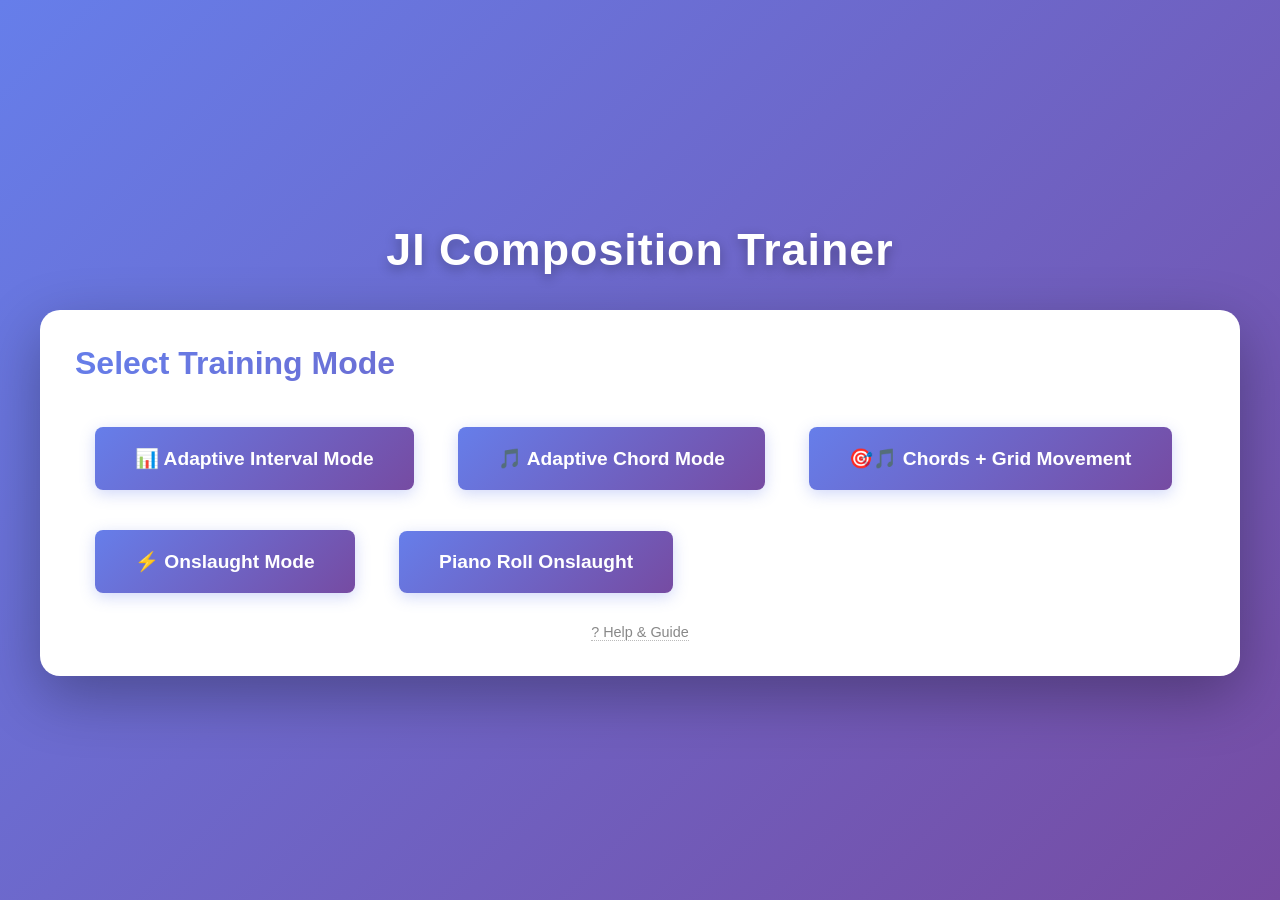
<file: index.html>
<!DOCTYPE html>
<html lang="en">
<head>
    <meta charset="UTF-8">
    <meta name="viewport" content="width=device-width, initial-scale=1.0">
    <meta http-equiv="Cache-Control" content="no-cache, no-store, must-revalidate">
    <meta http-equiv="Pragma" content="no-cache">
    <meta http-equiv="Expires" content="0">
    <title>JI Composition Trainer</title>
    <link rel="stylesheet" href="style.css">
</head>
<body>
    <div class="container">
        <h1>JI Composition Trainer</h1>

        <!-- Main Menu Panel -->
        <div id="main-menu-panel" class="panel">
            <h2>Select Training Mode</h2>
            <div class="menu-options">
                <button id="select-interval-mode-btn" class="btn-primary" style="font-size: 1.2em; padding: 20px 40px; margin: 20px;">
                    📊 Adaptive Interval Mode
                </button>
                <button id="select-chord-mode-btn" class="btn-primary" style="font-size: 1.2em; padding: 20px 40px; margin: 20px;">
                    🎵 Adaptive Chord Mode
                </button>
                <button id="select-chord-grid-mode-btn" class="btn-primary" style="font-size: 1.2em; padding: 20px 40px; margin: 20px;">
                    🎯🎵 Chords + Grid Movement
                </button>
                <button id="select-onslaught-mode-btn" class="btn-primary" style="font-size: 1.2em; padding: 20px 40px; margin: 20px;">
                    ⚡ Onslaught Mode
                </button>
                <button id="select-pianoroll-mode-btn" class="btn-primary" style="font-size: 1.2em; padding: 20px 40px; margin: 20px;">
                    Piano Roll Onslaught
                </button>
            </div>
            <div style="text-align: center; margin-top: 10px;">
                <a href="help.html" style="color: #888; font-size: 0.9em; text-decoration: none; border-bottom: 1px dotted #bbb;">
                    ? Help &amp; Guide
                </a>
            </div>
        </div>

        <!-- Adaptive Chord Mode Panel -->
        <div id="adaptive-chord-mode-panel" class="panel" style="display: none;">
            <div class="panel-header">
                <h2>Adaptive Progressive Chord Mode</h2>
                <button id="back-to-main-from-chord-btn" class="btn-secondary">← Back to Main Menu</button>
            </div>

            <div class="adaptive-settings">
                <h3>Settings</h3>
                <div class="setting-row">
                    <label>
                        Mastery Time Threshold:
                        <input type="number" id="chord-mastery-threshold-input" min="0.5" max="10" step="0.5" value="5" class="small-number-input"> seconds
                    </label>
                </div>
                <div class="setting-row">
                    <label>
                        Minimum Attempts Before Mastery:
                        <input type="number" id="chord-min-attempts-input" min="3" max="20" value="5" class="small-number-input"> attempts
                    </label>
                </div>
                <div class="setting-row">
                    <label>
                        Rolling Average Window:
                        <input type="number" id="chord-rolling-average-window-input" min="3" max="20" value="3" class="small-number-input"> recent attempts
                    </label>
                </div>
                <div class="setting-row">
                    <label>
                        Non-Mastered Question Rate:
                        <input type="number" id="chord-non-mastered-rate-input" min="10" max="90" step="5" value="80" class="small-number-input">%
                    </label>
                </div>
                <div class="setting-row">
                    <label>
                        <input type="checkbox" id="include-inversions-checkbox" checked>
                        Include Inversions
                    </label>
                </div>
                <div class="setting-row">
                    <label>
                        <input type="checkbox" id="random-starting-note-checkbox">
                        Random Starting Note (build chords from any position)
                    </label>
                </div>
            </div>

            <div class="adaptive-progress">
                <div class="adaptive-level-display" id="adaptive-chord-level-display" style="cursor: pointer;">
                    <h3>Current Level: <span id="adaptive-chord-level-number">1</span> <span id="adaptive-chord-level-arrow" class="level-toggle-arrow">&#9654;</span></h3>
                    <p class="level-description">Unlock new chords by mastering current ones! Click to see details.</p>
                </div>
                <div id="adaptive-chord-level-detail" class="level-detail-panel" style="display:none;"></div>
                <h3>Progress</h3>
                <div id="adaptive-chord-stats" class="adaptive-stats">
                    <p>Click "Start/Continue" to begin!</p>
                </div>
            </div>

            <div class="adaptive-resume-section">
                <h3>Resume from Specific Level</h3>
                <p class="resume-description">If your progress was lost, enter the number of base chords you had unlocked (all variants of each base chord will be included):</p>
                <div class="resume-input-group">
                    <label>
                        Number of Base Chords:
                        <input type="number" id="chord-resume-level-input" min="1" max="15" value="1" class="small-number-input">
                    </label>
                    <button id="chord-resume-level-btn" class="btn-secondary">Resume Progress</button>
                </div>
            </div>

            <div class="adaptive-actions">
                <button id="start-adaptive-chord-btn" class="btn-primary large-btn">Start / Continue</button>
                <button id="reset-adaptive-chord-btn" class="btn-secondary">Reset Progress</button>
            </div>
        </div>

        <!-- Adaptive Mode Panel -->
        <div id="adaptive-mode-panel" class="panel" style="display: none;">
            <div class="panel-header">
                <h2>Adaptive Progressive Mode (Intervals)</h2>
                <div class="header-buttons">
                    <button id="back-to-main-from-interval-btn" class="btn-secondary">← Back to Main Menu</button>
                    <button id="mapping-config-btn">Configure Mappings</button>
                    <button id="help-btn" class="help-btn" title="Help">?</button>
                </div>
            </div>

            <div class="adaptive-settings">
                <h3>Settings</h3>
                <div class="setting-row">
                    <label>
                        Mastery Time Threshold:
                        <input type="number" id="mastery-threshold-input" min="0.5" max="10" step="0.5" value="3.5" class="small-number-input"> seconds
                    </label>
                </div>
                <div class="setting-row">
                    <label>
                        Minimum Attempts Before Mastery:
                        <input type="number" id="min-attempts-input" min="3" max="20" value="3" class="small-number-input"> attempts
                    </label>
                </div>
                <div class="setting-row">
                    <label>
                        New Interval Weight:
                        <input type="number" id="new-interval-weight-input" min="1" max="10" value="3" class="small-number-input">× more likely
                    </label>
                </div>
                <div class="setting-row">
                    <label>
                        Rolling Average Window:
                        <input type="number" id="rolling-average-window-input" min="3" max="20" value="3" class="small-number-input"> recent attempts
                    </label>
                </div>
                <div class="setting-row">
                    <label>
                        Non-Mastered Question Rate:
                        <input type="number" id="non-mastered-rate-input" min="10" max="90" step="5" value="60" class="small-number-input">%
                    </label>
                </div>
                <div class="setting-row">
                    <label>
                        Display Mode:
                        <select id="display-mode-select-adaptive" class="display-mode-select">
                            <option value="all">All (Fraction + Cents + Name)</option>
                            <option value="fraction">Fraction Only</option>
                            <option value="cents">Cents Only</option>
                            <option value="name">Name Only</option>
                            <option value="rotate-fraction-cents">Rotate: Fraction ↔ Cents</option>
                            <option value="rotate-fraction-name">Rotate: Fraction ↔ Name</option>
                            <option value="rotate-cents-name">Rotate: Cents ↔ Name</option>
                            <option value="rotate-all">Rotate: All Three</option>
                        </select>
                    </label>
                </div>
                <div class="setting-row">
                    <label>
                        <input type="checkbox" id="repeat-slow-checkbox" checked>
                        Repeat questions that take longer than <input type="number" id="repeat-slow-input" min="1" max="60" value="5" class="small-number-input">s
                    </label>
                </div>
                <div class="setting-row">
                    <label>
                        <input type="checkbox" id="ear-training-checkbox">
                        Ear training only (hide target interval)
                    </label>
                </div>
            </div>

            <div class="adaptive-settings">
                <h3>Sound Settings</h3>
                <div class="setting-row">
                    <label>
                        Synth Type:
                        <select id="synth-type-select">
                            <option value="sawtooth">Sawtooth</option>
                            <option value="sine">Sine</option>
                            <option value="square">Square</option>
                            <option value="triangle">Triangle</option>
                        </select>
                    </label>
                </div>
                <div class="setting-row">
                    <label>
                        Release Time:
                        <input type="number" id="release-time-input" min="1" max="6" step="0.5" value="2" class="small-number-input"> seconds
                    </label>
                </div>
                <div class="setting-row">
                    <label>
                        <input type="checkbox" id="vary-pitch-checkbox" checked>
                        Vary starting pitch (-500¢ to +1200¢)
                    </label>
                </div>
                <div class="setting-row">
                    <label>
                        <input type="checkbox" id="enable-sound-checkbox" checked>
                        Enable sound
                    </label>
                </div>
            </div>

            <div class="adaptive-progress">
                <div class="adaptive-level-display">
                    <h3>Current Level: <span id="adaptive-level-number">1</span></h3>
                    <p class="level-description">Unlock new levels by mastering intervals!</p>
                </div>
                <h3>Progress</h3>
                <div id="adaptive-stats" class="adaptive-stats">
                    <p>Click "Start/Continue" to begin!</p>
                </div>
            </div>

            <div class="adaptive-actions">
                <button id="start-adaptive-btn" class="btn-primary large-btn">Start / Continue</button>
                <button id="reset-adaptive-btn" class="btn-secondary">Reset Progress</button>
            </div>

            <div class="adaptive-resume-section">
                <h3>Resume from Specific Level</h3>
                <p class="resume-description">If your progress was lost, enter the number of intervals you had unlocked:</p>
                <div class="resume-input-group">
                    <label>
                        Number of Intervals:
                        <input type="number" id="resume-level-input" min="1" max="200" value="1" class="small-number-input">
                    </label>
                    <button id="resume-level-btn" class="btn-secondary">Resume Progress</button>
                </div>
            </div>
        </div>

        <!-- Help Modal -->
        <div id="help-modal" class="help-modal" style="display: none;">
            <div class="help-modal-content">
                <div class="help-modal-header">
                    <h3>How to Use This Trainer</h3>
                    <button id="close-help-btn" class="close-help-btn">&times;</button>
                </div>
                <div class="help-modal-body">
                    <div class="help-section">
                        <h4>Game Overview</h4>
                        <p>This game teaches you to decompose just intonation ratios into prime factorizations using keystroke shortcuts.</p>
                        <p>For example, to create 6/5, you would press the keys for 3/2 and 4/5 (since 3/2 × 4/5 = 6/5).</p>
                    </div>

                    <div class="help-section">
                        <h4>Controls</h4>
                        <ul>
                            <li><strong>Number keys (1234567890):</strong> Prime ratios (2/1, 3/2, 5/4, etc.)</li>
                            <li><strong>Letter keys (qwertyuiop):</strong> Reciprocals (1/2, 2/3, 4/5, etc.)</li>
                            <li><strong>Backspace:</strong> Clear current answer</li>
                            <li><strong>Order doesn't matter:</strong> 3/2 then 4/5 is the same as 4/5 then 3/2</li>
                        </ul>
                    </div>

                    <div class="help-section">
                        <h4>Default Key Mappings</h4>
                        <p><strong>Prime ratios (suggested number keys):</strong></p>
                        <ul>
                            <li>2/1 → 1, 3/2 → 2, 5/4 → 3, 7/4 → 4, 11/8 → 5</li>
                            <li>13/8 → 6, 17/16 → 7, 19/16 → 8, 23/16 → 9, 29/16 → 0</li>
                        </ul>
                        <p><strong>Reciprocal ratios (suggested letter keys):</strong></p>
                        <ul>
                            <li>1/2 → q, 2/3 → w, 4/5 → e, 4/7 → r, 8/11 → t</li>
                            <li>8/13 → y, 16/17 → u, 16/19 → i, 16/23 → o, 16/29 → p</li>
                        </ul>
                        <p><em>You can customize these mappings in the Configure Mappings menu.</em></p>
                    </div>

                    <div class="help-section">
                        <h4>Level Progression</h4>
                        <ul>
                            <li><strong>Complexity = numerator × denominator</strong></li>
                            <li>Higher complexity means more challenging decompositions</li>
                            <li>All intervals use numbers ≤ 30</li>
                            <li>All intervals are octave-reduced (between 1/1 and 2/1)</li>
                        </ul>
                    </div>
                </div>
            </div>
        </div>

        <!-- Unified Hotkey Configuration Panel -->
        <div id="hotkeys-panel" class="panel" style="display: none;">
            <div class="panel-header">
                <h2>Configure Hotkeys</h2>
                <button id="back-from-hotkeys-btn" class="btn-secondary">← Back</button>
            </div>

            <div class="settings-section">
                <h3>Note Keys — Prime Ratios</h3>
                <p>Assign keyboard keys to each just intonation ratio.</p>
                <div class="mapping-grid">
                    <div class="mapping-column">
                        <h4>Upward ratios</h4>
                        <div id="prime-mappings"></div>
                    </div>
                    <div class="mapping-column">
                        <h4>Downward ratios</h4>
                        <div id="reciprocal-mappings"></div>
                    </div>
                </div>
            </div>

            <div class="settings-section">
                <h3>Special Keys</h3>
                <div class="mapping-grid">
                    <div class="mapping-column">
                        <div class="mapping-item">
                            <label>Enter Note (submit interval):
                                <button id="submit-key-btn" class="key-capture-btn" style="margin-left: 10px;">`</button>
                            </label>
                        </div>
                    </div>
                </div>
            </div>

            <div class="settings-section">
                <h3>Grid Movement Keys</h3>
                <div class="mapping-grid">
                    <div class="mapping-column">
                        <div class="mapping-item">
                            <label>Move Left:
                                <input type="text" id="cg-move-left-input" maxlength="1" value="a" style="width: 50px; text-align: center; margin-left: 10px;">
                            </label>
                        </div>
                        <div class="mapping-item">
                            <label>Move Up:
                                <input type="text" id="cg-move-up-input" maxlength="1" value="s" style="width: 50px; text-align: center; margin-left: 10px;">
                            </label>
                        </div>
                        <div class="mapping-item">
                            <label>Move Down:
                                <input type="text" id="cg-move-down-input" maxlength="1" value="d" style="width: 50px; text-align: center; margin-left: 10px;">
                            </label>
                        </div>
                        <div class="mapping-item">
                            <label>Move Right:
                                <input type="text" id="cg-move-right-input" maxlength="1" value="f" style="width: 50px; text-align: center; margin-left: 10px;">
                            </label>
                        </div>
                    </div>
                    <div class="mapping-column">
                        <div class="mapping-item">
                            <label>Select / Capture Target:
                                <button id="cg-capture-key-btn" class="key-capture-btn" style="margin-left: 10px;">Tab</button>
                            </label>
                        </div>
                        <p style="margin-top: 8px; font-size: 0.85em; color: #666;">Click the button, then press any key to assign it.</p>
                    </div>
                </div>
            </div>

            <div class="mapping-actions">
                <button id="reset-hotkeys-btn" class="btn-secondary">Reset All to Defaults</button>
                <button id="save-hotkeys-btn" class="btn-primary">Save & Continue</button>
            </div>
        </div>

        <!-- Onslaught Mode Settings Panel -->
        <div id="onslaught-mode-panel" class="panel" style="display: none;">
            <div class="panel-header">
                <h2>⚡ Onslaught Mode</h2>
                <button id="back-to-main-from-onslaught-btn" class="btn-secondary">← Back to Main Menu</button>
            </div>
            <p style="color:#666; margin-bottom: 16px;">Multiple chord targets appear on the grid at once. Walk to one, capture it, enter the chord. Targets fade away if you take too long — solve them for points, lose points when they expire. Each correct note lowers the spawn timer.</p>

            <!-- Level selector cards -->
            <div class="onslaught-level-section">
                <h3>Chord Pool</h3>
                <p class="custom-editor-hint" style="margin-bottom:10px;">Click cards to add chords to the pool. Edit freely or write your own as <code>[1/1, 5/4, 3/2] : Name</code>.</p>
                <div class="onslaught-level-cards" id="onslaught-level-cards"></div>

                <div id="onslaught-custom-level-editor" class="onslaught-custom-editor">
                    <div style="display:flex; justify-content:space-between; align-items:center; margin-bottom:6px;">
                        <span style="font-size:0.85em; color:#555;">Pool (one chord per line)</span>
                        <button id="onslaught-clear-pool-btn" class="btn-secondary" style="padding:3px 12px; font-size:0.82em;">Clear</button>
                    </div>
                    <textarea id="onslaught-custom-chords-input" class="custom-chords-textarea" rows="7"
                        placeholder="[1/1, 5/4, 3/2] : Major&#10;[1/1, 6/5, 3/2] : Minor&#10;[4, 5, 6, 7] : Harmonic 7th"></textarea>
                    <div id="onslaught-custom-parse-status" class="custom-parse-status"></div>
                </div>
                <div class="setting-row" style="margin-top:10px;">
                    <label>
                        <input type="checkbox" id="onslaught-random-start-checkbox" checked>
                        Center chord around random interval
                    </label>
                </div>
                <div class="setting-row">
                    <button id="onslaught-arpeggio-tag-btn" class="btn-secondary" style="padding:3px 12px; font-size:0.82em;">Toggle arp on highlighted chords</button>
                    <button id="onslaught-add-inversions-btn" class="btn-secondary" style="padding:3px 12px; font-size:0.82em; margin-left:6px;">Add inversions of highlighted chords</button>
                </div>
                <div class="setting-row" id="onslaught-arpeggio-direction-row">
                    <label>Direction:
                        <select id="onslaught-arpeggio-direction">
                            <option value="ascending">Ascending (low → high)</option>
                            <option value="descending">Descending (high → low)</option>
                            <option value="both">Both (random each capture)</option>
                        </select>
                    </label>
                </div>
            </div>

            <div class="adaptive-settings" style="margin-top:20px;">
                <h3>Settings</h3>
                <div class="setting-row">
                    <label>Grid Size:
                        <input type="number" id="onslaught-grid-size-input" min="3" max="7" value="5" class="small-number-input"> × <span id="onslaught-grid-size-display">5</span>
                    </label>
                </div>
                <div class="setting-row">
                    <label>Target Fade Time:
                        <input type="number" id="onslaught-fade-time-input" min="5" max="120" step="1" value="15" class="small-number-input"> seconds
                    </label>
                </div>
                <div class="setting-row">
                    <label>Starting Spawn Interval:
                        <input type="number" id="onslaught-spawn-interval-input" min="3" max="60" step="1" value="5" class="small-number-input"> seconds
                        <span style="color:#888; font-size:0.85em; margin-left:8px;">(−0.1s per note / per fade)</span>
                    </label>
                </div>
                <div class="setting-row">
                    <label>
                        <input type="checkbox" id="onslaught-mistake-expires-checkbox">
                        Lose target on wrong answer
                    </label>
                </div>
                <div class="setting-row">
                    <label>Spawn penalty per mistake:
                        <input type="number" id="onslaught-mistake-penalty-input" min="0" max="30" step="0.1" value="0.2" class="small-number-input"> s
                    </label>
                </div>
                <div class="setting-row">
                    <label>Spawn penalty per expiry:
                        <input type="number" id="onslaught-expire-penalty-input" min="0" max="30" step="0.1" value="0.5" class="small-number-input"> s
                    </label>
                </div>
                <div class="setting-row">
                    <label>
                        <input type="checkbox" id="onslaught-show-chord-info-checkbox" checked>
                        Show chord info panel when capturing a target
                    </label>
                </div>
            </div>

            <div class="adaptive-actions">
                <button id="start-onslaught-btn" class="btn-primary large-btn">⚡ Start Onslaught</button>
            </div>
        </div>

        <!-- Onslaught Game Panel -->
        <div id="onslaught-game-panel" class="panel" style="display: none;">
            <div class="game-panel-header">
                <div id="onslaught-phase-indicator" class="chord-grid-phase-indicator grid-phase">
                    Grid Phase - Navigate to a target
                </div>
                <div class="onslaught-hud">
                    <span class="score-label">Lvl: <strong id="onslaught-level-display">1</strong></span>
                    <span class="score-label">Score: <strong id="onslaught-score">0</strong></span>
                    <span class="score-label onslaught-spawn-hud">Spawn: <strong id="onslaught-spawn-display">10.0s</strong></span>
                    <span class="score-label">Time: <span id="onslaught-timer">0:00</span></span>
                </div>
                <div class="header-buttons">
                    <button id="end-onslaught-btn" class="btn-secondary">End Game</button>
                </div>
            </div>

            <!-- Chord display (chord phase only) -->
            <div id="onslaught-chord-display" class="chord-grid-chord-display" style="display:none;">
                <div class="chord-grid-chord-label">Build this chord:</div>
                <div id="onslaught-chord-name" class="chord-grid-chord-name"></div>
                <div id="onslaught-chord-notation" class="chord-harmonic-notation"></div>
                <div id="onslaught-chord-intervals" class="chord-intervals"></div>
                <div id="onslaught-piano-roll" class="piano-roll-container" style="display:none;"></div>
            </div>

            <!-- Grid -->
            <div id="onslaught-grid-container" class="grid-container"></div>

            <!-- Composition display (chord phase only) -->
            <div id="onslaught-composition-display" class="composition-display" style="display:none;">
                <div id="onslaught-composition" class="composition-value">Press keys to build interval...</div>
            </div>

            <!-- Feedback -->
            <div id="onslaught-feedback" class="feedback"></div>

            <!-- Controls info (grid phase) -->
            <div id="onslaught-controls-info" class="grid-controls-info">
                <h3>Controls</h3>
                <p><strong id="og-key-left">a</strong> = left, <strong id="og-key-up">s</strong> = up, <strong id="og-key-down">d</strong> = down, <strong id="og-key-right">f</strong> = right</p>
                <p><strong id="og-key-capture">Tab</strong> = capture target</p>
                <p><strong>+1</strong> per chord solved &nbsp;·&nbsp; <strong>−1</strong> when a target expires</p>
            </div>

            <!-- Keyboard legend (chord phase) -->
            <div id="onslaught-keyboard-legend" class="keyboard-legend" style="display:none;">
                <h3>Keyboard Reference</h3>
                <div class="legend-grid" id="onslaught-legend-grid"></div>
            </div>
        </div>

        <!-- Piano Roll Onslaught Settings Panel -->
        <div id="pianoroll-mode-panel" class="panel" style="display: none;">
            <div class="panel-header">
                <h2>Piano Roll Onslaught</h2>
                <button id="back-to-main-from-pianoroll-btn" class="btn-secondary">&larr; Back to Main Menu</button>
            </div>
            <p style="color:#666; margin-bottom: 16px;">Chord targets spawn on a piano roll grid. Navigate with movement keys, jump intervals with ratio keys, place notes with Tab/backtick. Match ghost-note outlines to score points before they expire.</p>

            <div class="onslaught-level-section">
                <h3>Chord Pool</h3>
                <p class="custom-editor-hint" style="margin-bottom:10px;">Click cards to add chords to the pool. Edit freely or write your own as <code>[1/1, 5/4, 3/2] : Name</code>.</p>
                <div class="onslaught-level-cards" id="pianoroll-level-cards"></div>

                <div class="onslaught-custom-editor">
                    <div style="display:flex; justify-content:space-between; align-items:center; margin-bottom:6px;">
                        <span style="font-size:0.85em; color:#555;">Pool (one chord per line)</span>
                        <button id="pianoroll-clear-pool-btn" class="btn-secondary" style="padding:3px 12px; font-size:0.82em;">Clear</button>
                    </div>
                    <textarea id="pianoroll-custom-chords-input" class="custom-chords-textarea" rows="7"
                        placeholder="[1/1, 5/4, 3/2] : Major&#10;[1/1, 6/5, 3/2] : Minor&#10;[4, 5, 6, 7] : Harmonic 7th"></textarea>
                    <div id="pianoroll-custom-parse-status" class="custom-parse-status"></div>
                </div>
            </div>

            <div class="adaptive-settings" style="margin-top:20px;">
                <h3>Settings</h3>
                <div class="setting-row">
                    <label>EDO:
                        <input type="number" id="pianoroll-edo-input" min="2" max="128" value="12" class="small-number-input">
                    </label>
                </div>
                <div class="setting-row">
                    <label>Spawn Range:
                        <input type="number" id="pianoroll-spawn-octaves-input" min="1" max="10" value="2" class="small-number-input"> octaves (centered on middle C)
                    </label>
                </div>
                <div class="setting-row">
                    <label>Beat Columns:
                        <input type="number" id="pianoroll-columns-input" min="4" max="24" value="12" class="small-number-input">
                    </label>
                </div>
                <div class="setting-row">
                    <label>Target Fade Time:
                        <input type="number" id="pianoroll-fade-time-input" min="5" max="120" step="1" value="15" class="small-number-input"> seconds
                    </label>
                </div>
                <div class="setting-row">
                    <label>Starting Spawn Interval:
                        <input type="number" id="pianoroll-spawn-interval-input" min="3" max="60" step="1" value="10" class="small-number-input"> seconds
                    </label>
                </div>
                <div class="setting-row">
                    <label>Arpeggio Mode:
                        <select id="pianoroll-arp-mode-select">
                            <option value="off">Off (stacked chords)</option>
                            <option value="ascending">Ascending</option>
                            <option value="descending">Descending</option>
                            <option value="both">Random direction</option>
                        </select>
                    </label>
                </div>
                <div class="setting-row">
                    <label>Arpeggio Chance:
                        <input type="number" id="pianoroll-arp-chance-input" min="0" max="100" step="5" value="30" class="small-number-input">%
                    </label>
                </div>
                <div class="setting-row">
                    <label>
                        <input type="checkbox" id="pianoroll-include-intervals-checkbox">
                        Also spawn individual intervals from chords
                    </label>
                </div>
                <div class="setting-row">
                    <label>
                        <input type="checkbox" id="pianoroll-cursor-label-checkbox" checked>
                        Show interval label on cursor
                    </label>
                </div>
                <div class="setting-row">
                    <label>Label Prime Limit:
                        <select id="pianoroll-prime-limit-select">
                            <option value="5">5-limit</option>
                            <option value="7">7-limit</option>
                            <option value="11">11-limit</option>
                            <option value="13" selected>13-limit</option>
                            <option value="17">17-limit</option>
                            <option value="19">19-limit</option>
                            <option value="23">23-limit</option>
                            <option value="29">29-limit</option>
                        </select>
                    </label>
                </div>
                <div class="setting-row">
                    <label>
                        <input type="checkbox" id="pianoroll-mistake-expires-checkbox">
                        Lose target on wrong note
                    </label>
                </div>
                <div class="setting-row">
                    <label>Spawn penalty per mistake:
                        <input type="number" id="pianoroll-mistake-penalty-input" min="0" max="30" step="0.1" value="0.2" class="small-number-input"> s
                    </label>
                </div>
                <div class="setting-row">
                    <label>Spawn penalty per expiry:
                        <input type="number" id="pianoroll-expire-penalty-input" min="0" max="30" step="0.1" value="0.5" class="small-number-input"> s
                    </label>
                </div>
            </div>

            <div class="adaptive-actions">
                <button id="start-pianoroll-btn" class="btn-primary large-btn">Start Piano Roll</button>
            </div>
        </div>

        <!-- Piano Roll Game Panel -->
        <div id="pianoroll-game-panel" class="panel" style="display: none;">
            <div class="game-panel-header">
                <div class="pr-hud">
                    <span class="score-label">Score: <strong id="pianoroll-score">0</strong></span>
                    <span class="score-label">Spawn: <strong id="pianoroll-spawn-display">10.0s</strong></span>
                    <span class="score-label">Time: <span id="pianoroll-timer">0:00</span></span>
                </div>
                <div class="header-buttons">
                    <button id="end-pianoroll-btn" class="btn-secondary">End Game</button>
                </div>
            </div>

            <div class="pr-viewport">
                <div id="pr-zoom-sidebar" class="pr-zoom-sidebar"></div>
                <div id="pr-sidebar" class="pr-sidebar"></div>
                <div id="pr-wrapper" class="pr-wrapper">
                    <div id="pr-grid" class="pr-grid"></div>
                </div>
            </div>

            <div class="pr-controls-ref">
                <p><strong>A</strong>/<strong>F</strong> = column left/right &nbsp; <strong>S</strong>/<strong>D</strong> = pitch up/down &nbsp; <strong>1-0, Q-P</strong> = jump by JI interval</p>
                <p><strong>Tab</strong> = place note + set save point &nbsp; <strong>`</strong> = place note + return to save point &nbsp; <strong>Backspace</strong> = remove note</p>
            </div>
        </div>

        <!-- Chord + Grid Mode Settings Panel -->
        <div id="chord-grid-mode-panel" class="panel" style="display: none;">
            <div class="panel-header">
                <h2>Adaptive Chords + Grid Movement</h2>
                <div class="header-buttons">
                    <button id="back-to-main-from-chord-grid-btn" class="btn-secondary">← Back to Main Menu</button>
                    <button id="cg-hotkeys-config-btn">Configure Hotkeys</button>
                </div>
            </div>

            <div class="adaptive-settings">
                <h3>Settings</h3>
                <div class="setting-row">
                    <label>
                        Grid Size:
                        <input type="number" id="chord-grid-size-input" min="3" max="7" value="5" class="small-number-input"> × <span id="chord-grid-size-display">5</span>
                    </label>
                </div>
                <div class="setting-row">
                    <label>
                        Mastery Time Threshold:
                        <input type="number" id="cg-mastery-threshold-input" min="0.5" max="30" step="0.5" value="10" class="small-number-input"> seconds
                    </label>
                </div>
                <div class="setting-row">
                    <label>
                        Minimum Attempts Before Mastery:
                        <input type="number" id="cg-min-attempts-input" min="3" max="20" value="5" class="small-number-input"> attempts
                    </label>
                </div>
                <div class="setting-row">
                    <label>
                        Rolling Average Window:
                        <input type="number" id="cg-rolling-average-window-input" min="3" max="20" value="3" class="small-number-input"> recent attempts
                    </label>
                </div>
                <div class="setting-row">
                    <label>
                        Non-Mastered Question Rate:
                        <input type="number" id="cg-non-mastered-rate-input" min="10" max="90" step="5" value="80" class="small-number-input">%
                    </label>
                </div>
                <div class="setting-row">
                    <label>
                        <input type="checkbox" id="chord-grid-include-inversions-checkbox" checked>
                        Include Inversions
                    </label>
                </div>
                <div class="setting-row">
                    <label>
                        <input type="checkbox" id="chord-grid-random-start-checkbox">
                        Include 3rd/5th starting positions (build chords from root, 3rd, or 5th)
                    </label>
                </div>
                <div class="setting-row">
                    <label>
                        <input type="checkbox" id="chord-grid-show-chord-info-checkbox" checked>
                        Show chord info panel when capturing a target
                    </label>
                </div>
            </div>

            <div class="adaptive-progress">
                <div class="adaptive-level-display" id="cg-level-display" style="cursor: pointer;">
                    <h3>Current Level: <span id="cg-level-number">1</span> <span id="cg-level-arrow" class="level-toggle-arrow">&#9654;</span></h3>
                    <p class="level-description">Unlock new chords by mastering current ones! Click to see details.</p>
                </div>
                <div id="cg-level-detail" class="level-detail-panel" style="display:none;"></div>
                <h3>Progress</h3>
                <div id="cg-stats" class="adaptive-stats">
                    <p>Click "Start / Continue" to begin!</p>
                </div>
            </div>

            <div class="adaptive-resume-section">
                <h3>Resume from Specific Level</h3>
                <p class="resume-description">If your progress was lost, enter the number of base chords you had unlocked (all variants of each base chord will be included):</p>
                <div class="resume-input-group">
                    <label>
                        Number of Base Chords:
                        <input type="number" id="cg-resume-level-input" min="1" max="15" value="1" class="small-number-input">
                    </label>
                    <button id="cg-resume-level-btn" class="btn-secondary">Resume Progress</button>
                </div>
            </div>

            <div class="adaptive-actions">
                <button id="start-chord-grid-btn" class="btn-primary large-btn">Start / Continue</button>
                <button id="reset-chord-grid-btn" class="btn-secondary">Reset Progress</button>
            </div>
        </div>

        <!-- Chord + Grid Gameplay Panel -->
        <div id="chord-grid-game-panel" class="panel" style="display: none;">
            <div class="game-panel-header">
                <div id="chord-grid-phase-indicator" class="chord-grid-phase-indicator grid-phase">
                    Grid Phase - Navigate to target
                </div>
                <div id="cg-level-indicator" class="adaptive-level-indicator" style="display: flex; cursor: pointer;">
                    Level <span id="cg-game-level-number">1</span> <span id="cg-game-level-arrow" class="level-toggle-arrow">&#9654;</span>
                </div>
                <div class="header-buttons">
                    <button id="end-chord-grid-btn" class="btn-secondary">End Game</button>
                </div>
            </div>
            <div id="cg-game-level-detail" class="level-detail-panel" style="display:none;"></div>

            <div class="score-display">
                <div class="score-item">
                    <span class="score-label">Timer:</span>
                    <span id="chord-grid-timer">0:00.00</span>
                </div>
                <div class="score-item">
                    <span class="score-label">Targets Captured:</span>
                    <span id="chord-grid-score">0</span>
                </div>
                <div class="score-item">
                    <span class="score-label">Avg Time:</span>
                    <span id="chord-grid-avg-time">0.00s</span>
                </div>
            </div>

            <!-- Chord display (upcoming during grid phase, active during chord phase) -->
            <div id="chord-grid-chord-display" class="chord-grid-chord-display">
                <div class="chord-grid-chord-label">Upcoming Chord:</div>
                <div id="chord-grid-chord-name" class="chord-grid-chord-name"></div>
                <div id="chord-grid-starting-position" class="starting-position"></div>
                <div id="chord-grid-chord-notation" class="chord-harmonic-notation"></div>
                <div id="chord-grid-chord-intervals" class="chord-intervals"></div>
                <!-- Piano Roll (inline with chord info) -->
                <div id="chord-grid-piano-roll" class="piano-roll-container" style="display: none;"></div>
            </div>

            <!-- Grid -->
            <div id="chord-grid-container" class="grid-container"></div>

            <!-- Composition Display (hidden during grid phase) -->
            <div id="chord-grid-composition-display" class="composition-display" style="display: none;">
                <div id="chord-grid-composition" class="composition-value">Press keys to build interval...</div>
            </div>

            <!-- Feedback -->
            <div id="chord-grid-feedback" class="feedback"></div>

            <!-- Chord Progress (Chord-Grid Mode) -->
            <div id="cg-game-interval-progress" class="game-interval-progress" style="display: none;">
                <h3>Chord Progress</h3>
                <div id="cg-game-progress-stats" class="game-progress-stats"></div>
            </div>

            <!-- Grid controls info -->
            <div id="chord-grid-controls-info" class="grid-controls-info">
                <h3>Controls</h3>
                <p><strong id="cg-key-left">a</strong> = left, <strong id="cg-key-up">s</strong> = up, <strong id="cg-key-down">d</strong> = down, <strong id="cg-key-right">f</strong> = right</p>
                <p><strong id="cg-key-capture">Tab</strong> = capture target</p>
                <p>Navigate to the <strong style="color: #e74c3c;">●</strong> target and press <strong id="cg-key-capture2">Tab</strong> to capture it!</p>
            </div>

            <!-- Keyboard Legend (hidden during grid phase) -->
            <div id="chord-grid-keyboard-legend" class="keyboard-legend" style="display: none;">
                <h3>Keyboard Reference</h3>
                <div class="legend-grid" id="chord-grid-legend-grid"></div>
            </div>
        </div>

        <!-- Game Panel -->
        <div id="game-panel" class="panel" style="display: none;">
            <div class="game-panel-header">
                <div id="adaptive-level-indicator" class="adaptive-level-indicator" style="display: none; cursor: pointer;">
                    Level <span id="game-level-number">1</span> <span id="game-level-arrow" class="level-toggle-arrow">&#9654;</span>
                </div>
                <div class="header-buttons">
                    <button id="settings-btn" class="btn-secondary">⚙️ Settings</button>
                    <button id="help-btn-game" class="help-btn" title="Help">?</button>
                </div>
            </div>
            <div id="game-level-detail" class="level-detail-panel" style="display:none;"></div>

            <div class="score-display">
                <div class="score-item">
                    <span class="score-label">Timer:</span>
                    <span id="timer">0:00.00</span>
                </div>
                <div class="score-item">
                    <span class="score-label">Questions:</span>
                    <span id="question-count">0</span>
                </div>
                <div class="score-item">
                    <span class="score-label">Avg Time:</span>
                    <span id="avg-time">0.00s</span>
                </div>
            </div>

            <!-- Keyboard Legend -->
            <div class="keyboard-legend">
                <div style="display: flex; justify-content: space-between; align-items: center; margin-bottom: 15px;">
                    <h3 style="margin: 0;">Keyboard Reference</h3>
                    <button id="mapping-config-btn-game" class="btn-secondary" style="padding: 8px 16px; font-size: 0.9em;">Configure Mappings</button>
                </div>
                <div class="legend-grid" id="keyboard-legend-grid"></div>
            </div>

            <!-- Interval Progress (Adaptive Mode Only) -->
            <div id="game-interval-progress" class="game-interval-progress" style="display: none;">
                <h3>Interval Progress</h3>
                <div id="game-progress-stats" class="game-progress-stats"></div>
            </div>

            <!-- Target Interval Display -->
            <div class="interval-display">
                <div class="interval-label">Target Interval:</div>
                <div id="target-interval" class="interval-value">3/2</div>
            </div>

            <!-- Piano Roll Visualization (for chord mode) -->
            <div id="chord-piano-roll" class="piano-roll-container"></div>

            <!-- Current Composition Display -->
            <div class="composition-display">
                <div id="current-composition" class="composition-value">Press keys to build...</div>
            </div>

            <div id="feedback" class="feedback"></div>

            <div class="game-controls">
                <button id="skip-btn" class="btn-secondary">Skip</button>
                <button id="end-btn" class="btn-secondary">End Game</button>
            </div>
        </div>
    </div>

    <!-- Data files -->
    <script src="data/intervalNames.js"></script>
    <script src="data/chordTypes.js"></script>
    <script src="data/keyMappings.js"></script>

    <!-- Application scripts -->
    <script src="js/state.js"></script>
    <script src="js/utils.js"></script>
    <script src="js/audio.js"></script>
    <script src="js/ui.js"></script>
    <script src="js/game-intervals.js"></script>
    <script src="js/game-chords.js"></script>
    <script src="js/game-chord-grid.js"></script>
    <script src="js/game-onslaught.js"></script>
    <script src="js/game-pianoroll.js"></script>
    <script src="js/init.js"></script>
</body>
</html>
</file>
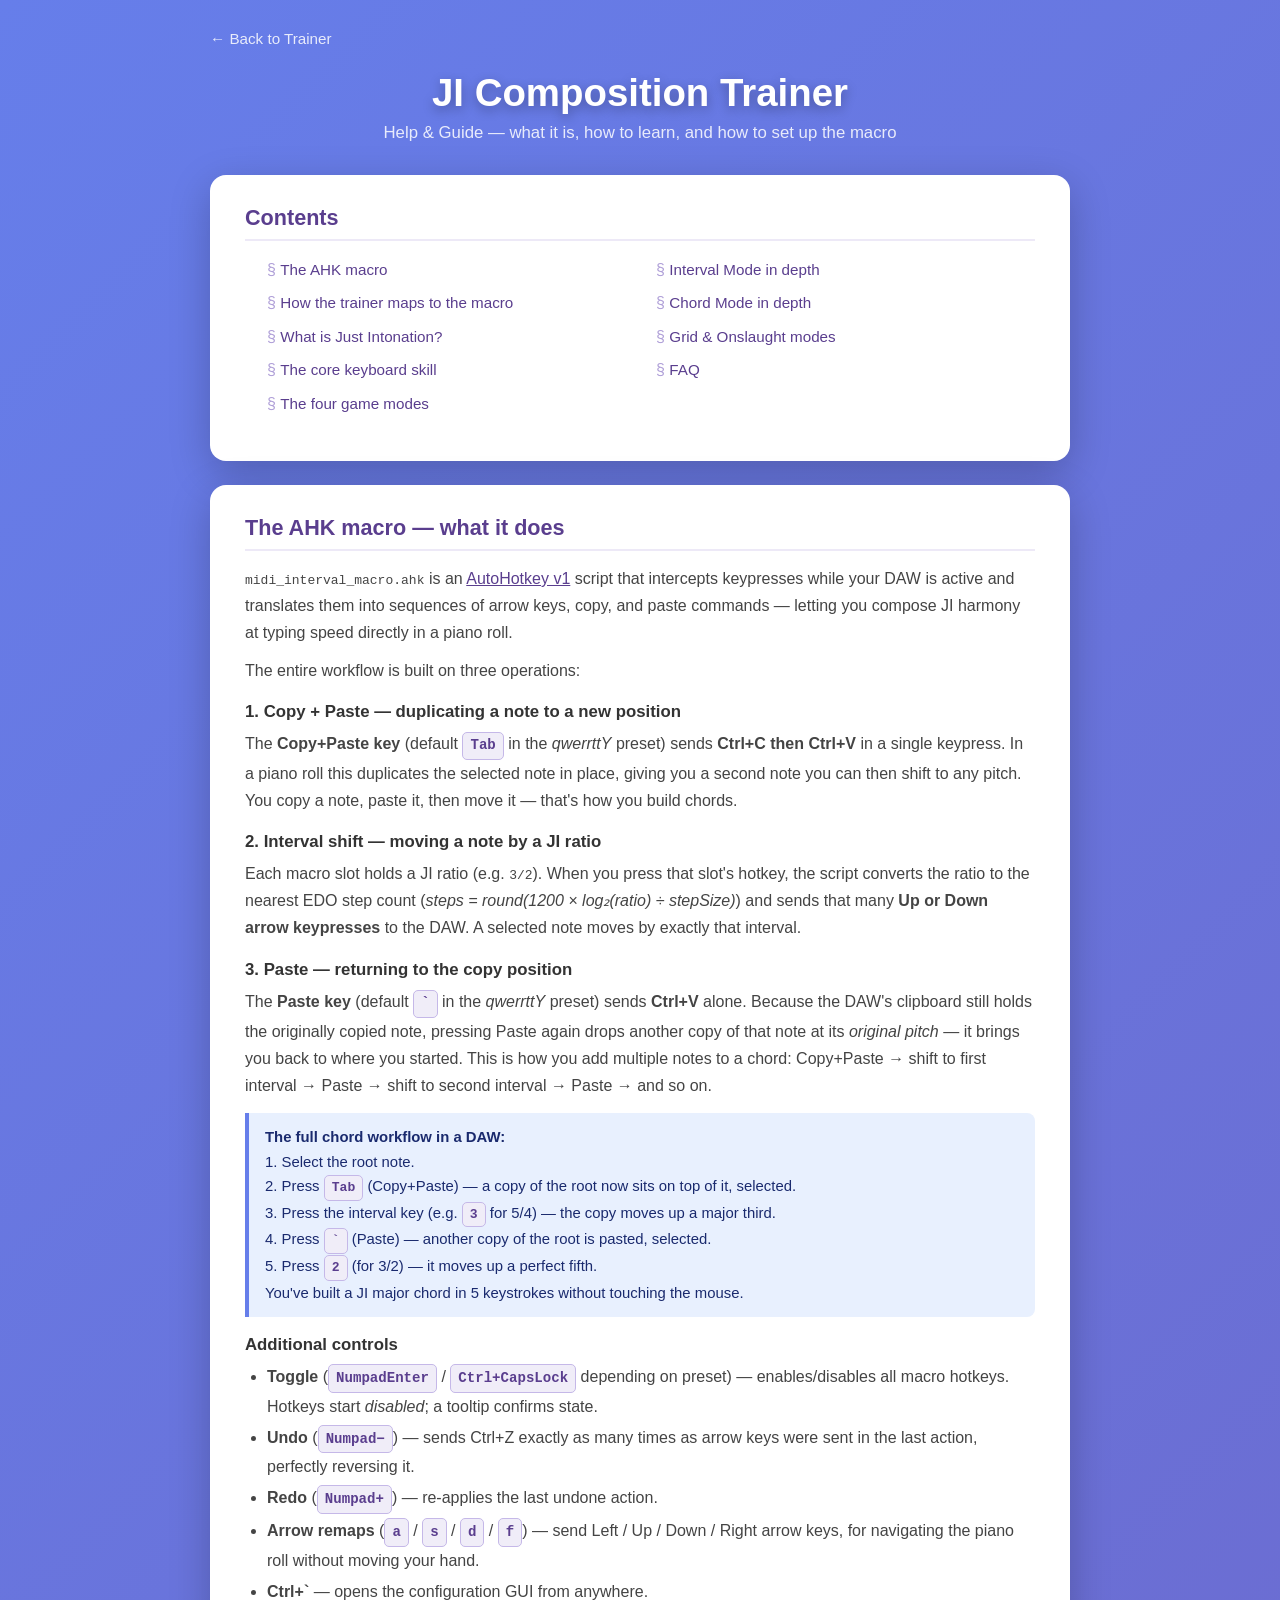
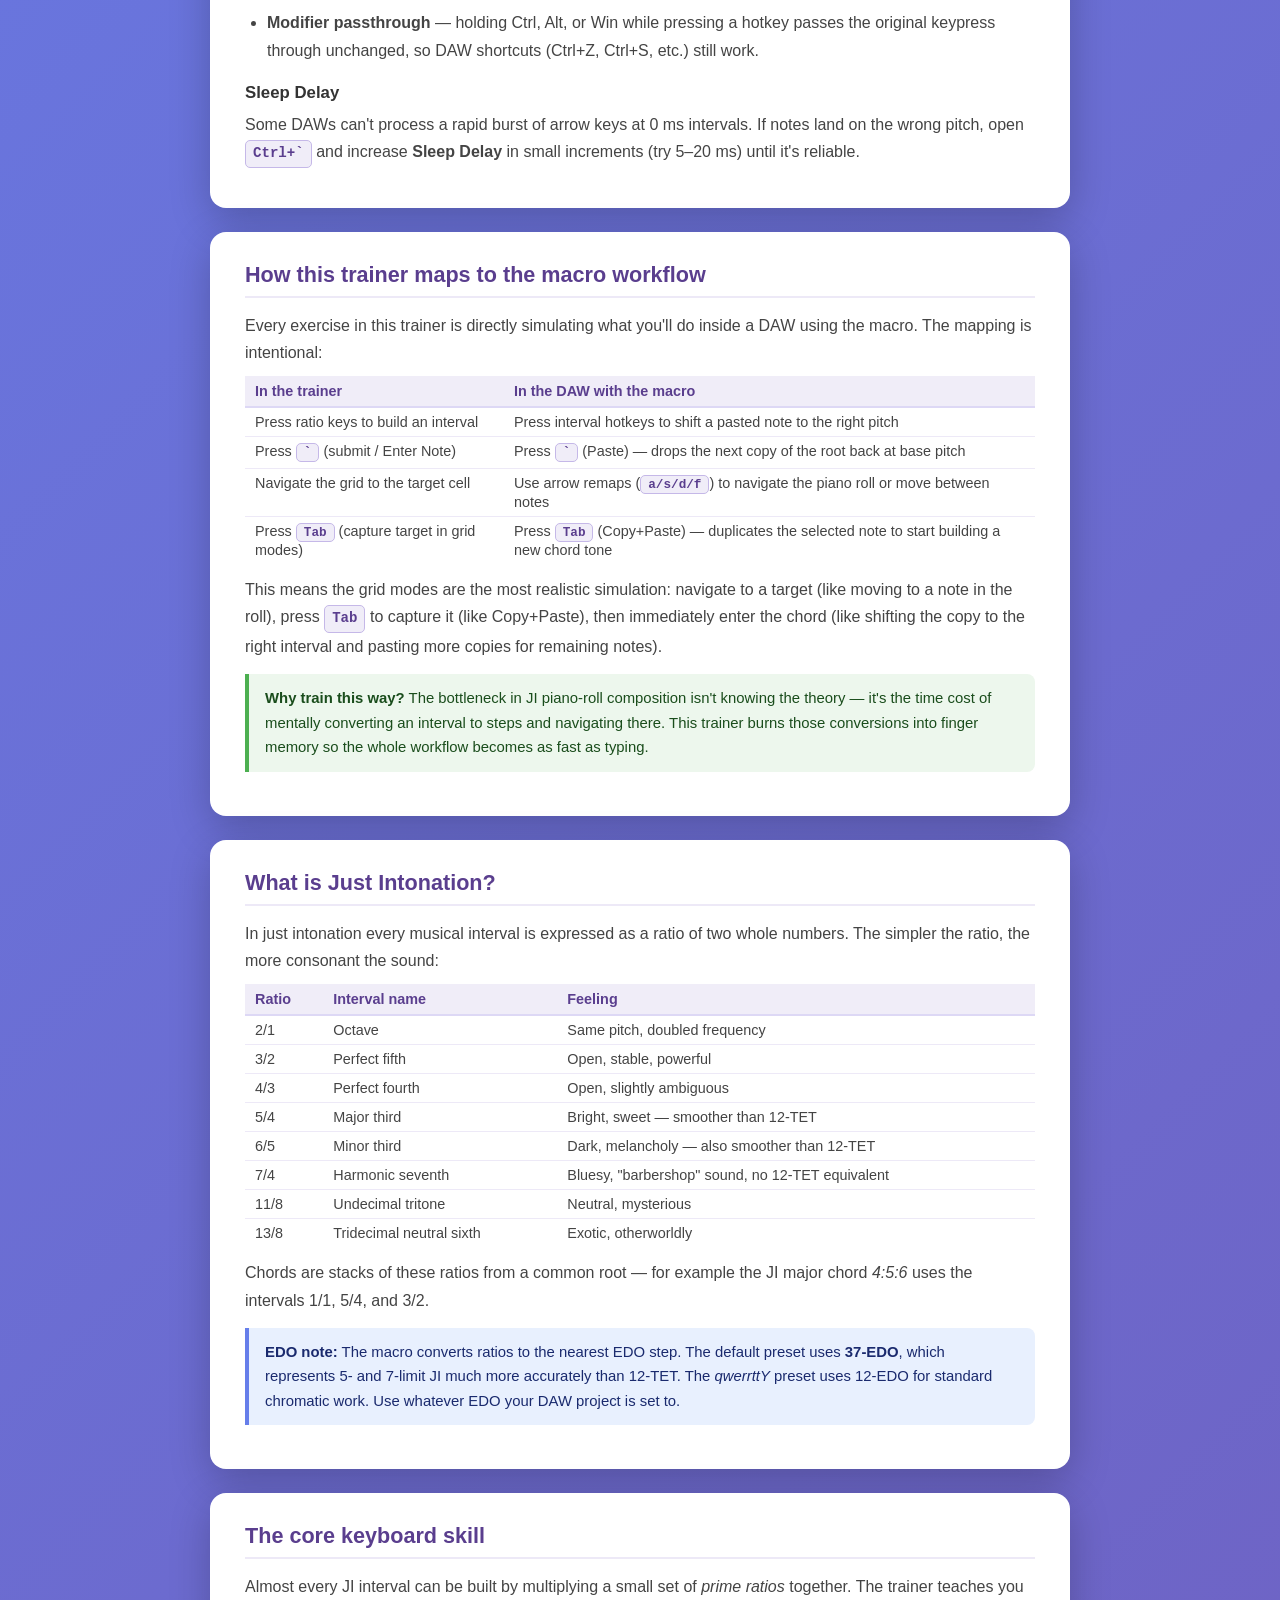
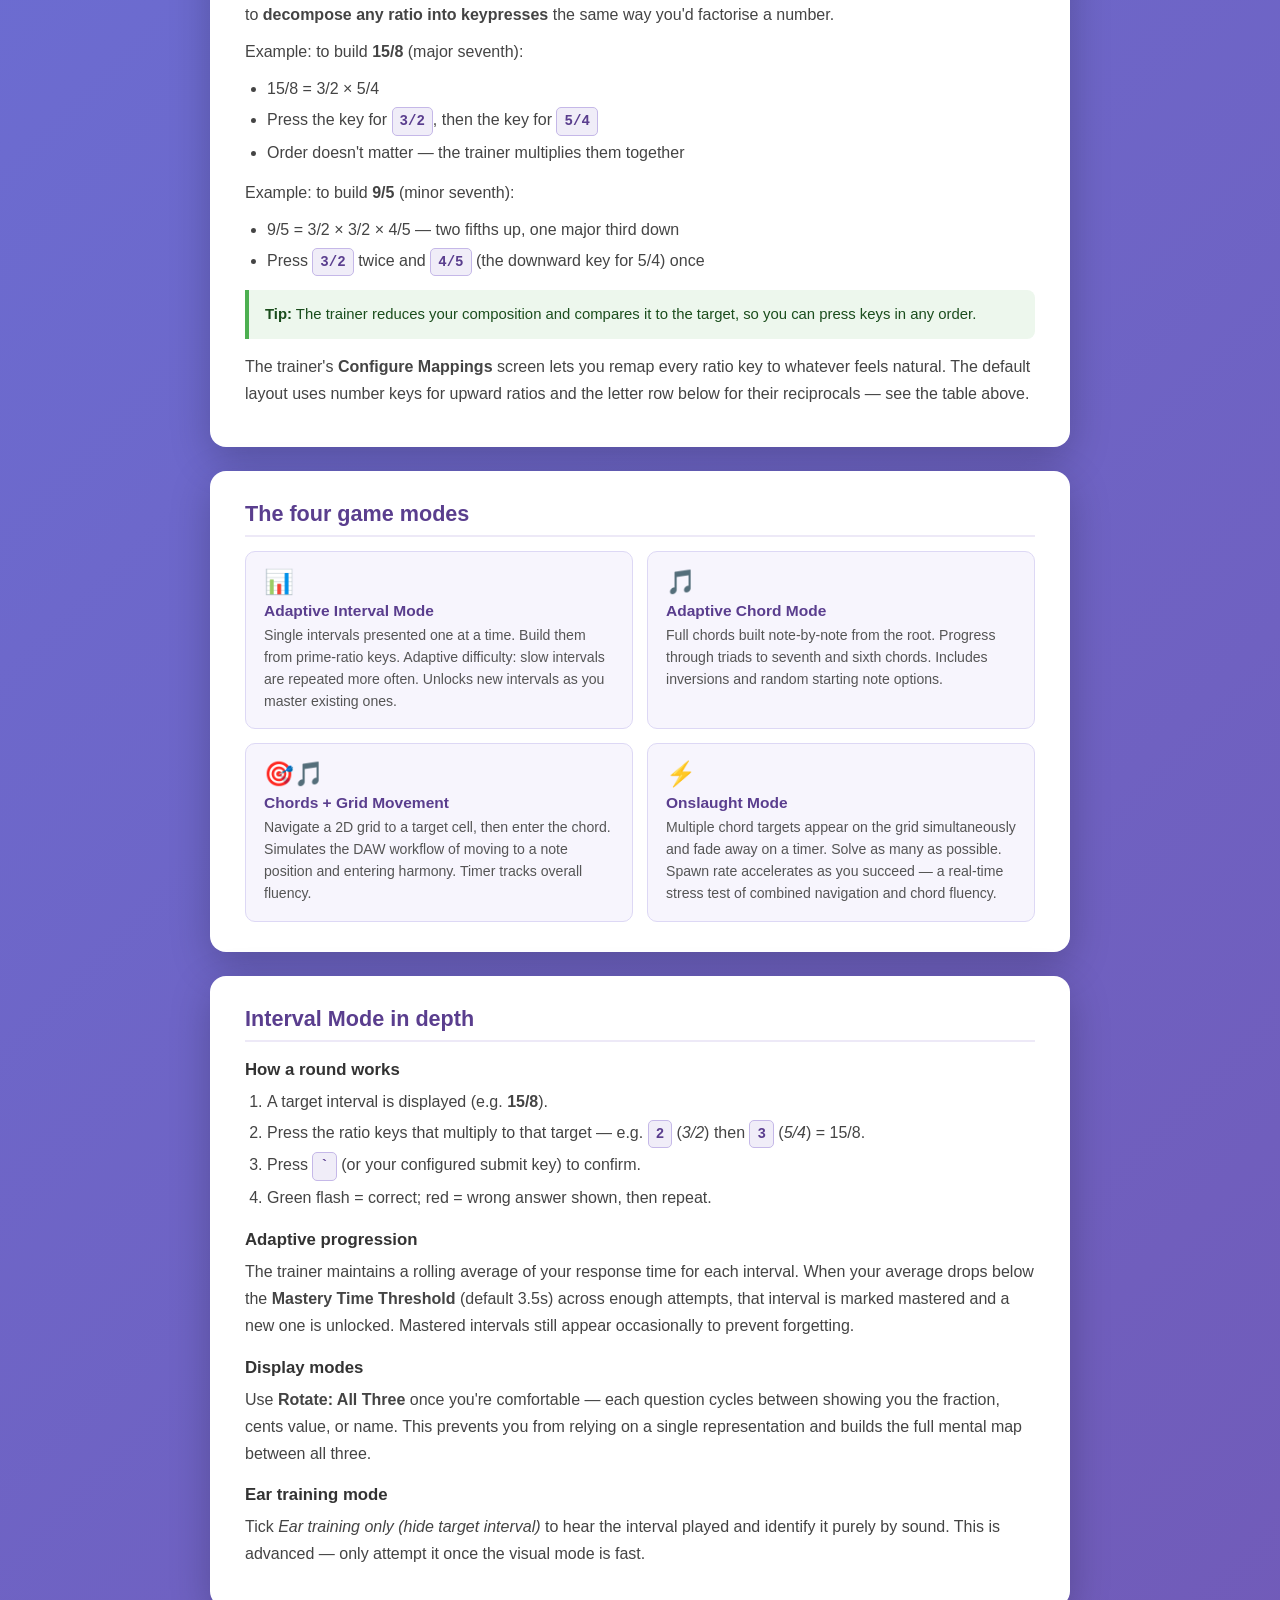
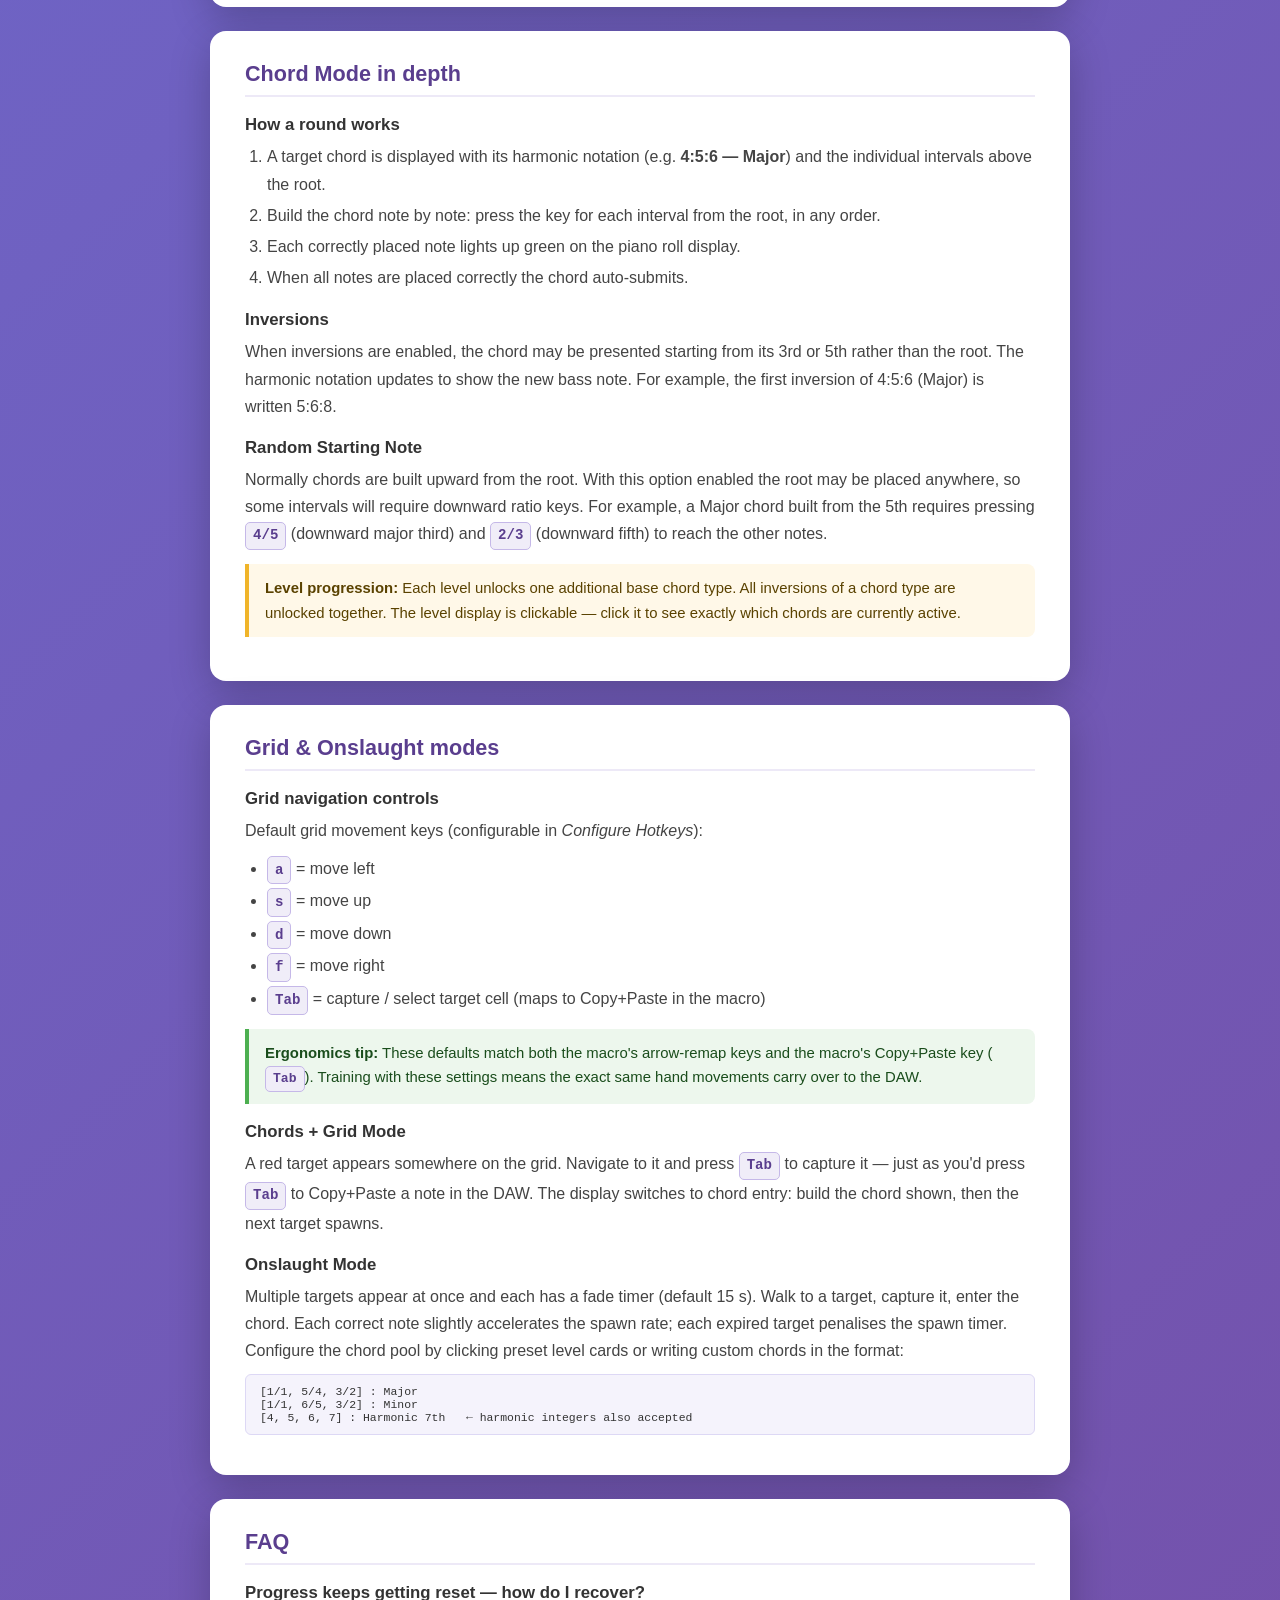
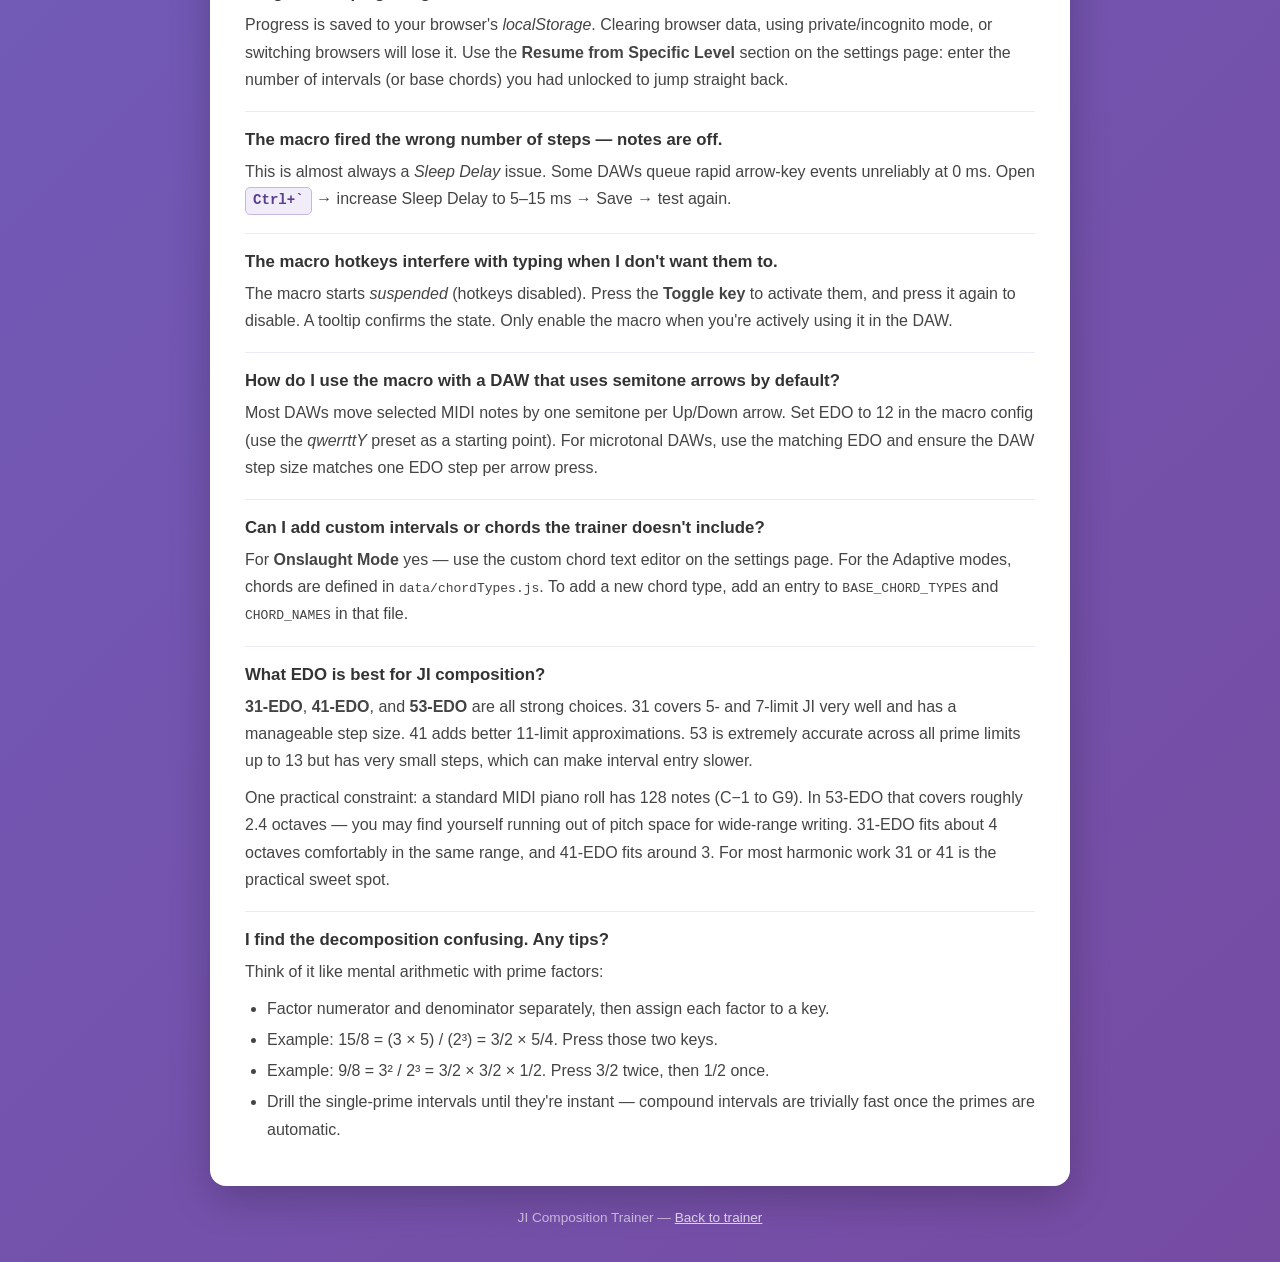
<file: help.html>
<!DOCTYPE html>
<html lang="en">
<head>
    <meta charset="UTF-8">
    <meta name="viewport" content="width=device-width, initial-scale=1.0">
    <title>JI Composition Trainer — Help & Guide</title>
    <style>
        * { margin: 0; padding: 0; box-sizing: border-box; }

        body {
            font-family: 'Segoe UI', Tahoma, Geneva, Verdana, sans-serif;
            background: linear-gradient(135deg, #667eea 0%, #764ba2 100%);
            min-height: 100vh;
            padding: 30px 20px 60px;
            color: #333;
        }

        .container {
            max-width: 860px;
            margin: 0 auto;
        }

        h1 {
            text-align: center;
            color: white;
            font-size: 2.4em;
            margin-bottom: 8px;
            text-shadow: 0 4px 12px rgba(0,0,0,0.3);
            font-weight: 800;
        }

        .subtitle {
            text-align: center;
            color: rgba(255,255,255,0.85);
            font-size: 1.05em;
            margin-bottom: 32px;
        }

        .back-link {
            display: inline-block;
            color: white;
            text-decoration: none;
            font-size: 0.95em;
            margin-bottom: 24px;
            opacity: 0.85;
            transition: opacity 0.2s;
        }
        .back-link:hover { opacity: 1; }
        .back-link::before { content: '← '; }

        .card {
            background: white;
            border-radius: 16px;
            padding: 30px 35px;
            box-shadow: 0 12px 40px rgba(0,0,0,0.22);
            margin-bottom: 24px;
        }

        .card h2 {
            font-size: 1.35em;
            color: #5a3e8e;
            margin-bottom: 14px;
            padding-bottom: 8px;
            border-bottom: 2px solid #ede9f7;
        }

        .card h3 {
            font-size: 1.05em;
            color: #333;
            margin: 18px 0 8px;
        }

        .card p {
            line-height: 1.7;
            margin-bottom: 10px;
            color: #444;
        }

        .card ul, .card ol {
            padding-left: 22px;
            margin-bottom: 12px;
        }

        .card li {
            line-height: 1.75;
            margin-bottom: 3px;
            color: #444;
        }


        /* Key badge */
        kbd {
            display: inline-block;
            background: #f0edf8;
            border: 1px solid #c5b8e8;
            border-radius: 5px;
            padding: 1px 7px;
            font-family: 'Segoe UI', monospace;
            font-size: 0.88em;
            color: #5a3e8e;
            font-weight: 600;
            white-space: nowrap;
        }

        /* Mode cards row */
        .mode-grid {
            display: grid;
            grid-template-columns: 1fr 1fr;
            gap: 14px;
            margin-top: 10px;
        }

        @media (max-width: 600px) {
            .mode-grid { grid-template-columns: 1fr; }
            .card { padding: 22px 20px; }
        }

        .mode-card {
            background: #f7f5fd;
            border: 1.5px solid #ddd8f5;
            border-radius: 10px;
            padding: 16px 18px;
        }

        .mode-card .mode-icon {
            font-size: 1.5em;
            margin-bottom: 6px;
        }

        .mode-card strong {
            display: block;
            font-size: 0.97em;
            margin-bottom: 5px;
            color: #5a3e8e;
        }

        .mode-card p {
            font-size: 0.88em;
            color: #555;
            margin: 0;
            line-height: 1.55;
        }

        /* Ratio / interval examples table */
        .ratio-table {
            width: 100%;
            border-collapse: collapse;
            font-size: 0.9em;
            margin-top: 8px;
        }

        .ratio-table th {
            text-align: left;
            padding: 7px 10px;
            background: #f0edf8;
            color: #5a3e8e;
            font-weight: 700;
            border-bottom: 2px solid #ddd8f5;
        }

        .ratio-table td {
            padding: 6px 10px;
            border-bottom: 1px solid #ede9f7;
            color: #444;
            vertical-align: top;
        }

        .ratio-table tr:last-child td { border-bottom: none; }

        /* Callout box */
        .callout {
            background: #fff8e8;
            border-left: 4px solid #f0b429;
            border-radius: 0 8px 8px 0;
            padding: 12px 16px;
            margin: 14px 0;
            font-size: 0.93em;
            color: #5a4200;
            line-height: 1.65;
        }

        .callout.tip {
            background: #edf7ed;
            border-color: #4caf50;
            color: #1a4d1c;
        }

        .callout.info {
            background: #e8f0fe;
            border-color: #667eea;
            color: #1a2a6e;
        }

        /* Keyboard layout diagrams */
        .key-row {
            display: flex;
            gap: 5px;
            margin-bottom: 5px;
            flex-wrap: wrap;
        }

        .key-box {
            background: #f0edf8;
            border: 1.5px solid #c5b8e8;
            border-radius: 7px;
            padding: 8px 10px;
            text-align: center;
            font-size: 0.8em;
            line-height: 1.35;
            color: #333;
            min-width: 54px;
        }

        .key-box .k {
            font-weight: 700;
            color: #5a3e8e;
            font-size: 1.05em;
        }

        .key-box .r {
            font-size: 0.78em;
            color: #666;
        }

        .key-box.action {
            background: #ede9f7;
            border-color: #9c82d4;
        }

        .key-box.nav {
            background: #e8f4fd;
            border-color: #7cb8e8;
        }

        .key-box.nav .k { color: #1a5a8e; }

        /* Numpad diagram */
        .numpad {
            display: inline-grid;
            grid-template-columns: repeat(3, 58px);
            gap: 5px;
            margin: 14px 0;
        }

        .numpad-key {
            background: #f0edf8;
            border: 1.5px solid #c5b8e8;
            border-radius: 7px;
            padding: 8px 4px;
            text-align: center;
            font-size: 0.78em;
            line-height: 1.35;
            color: #333;
        }

        .numpad-key .ratio {
            font-weight: 700;
            color: #5a3e8e;
            font-size: 1.0em;
        }

        .numpad-key .dir {
            font-size: 0.75em;
            color: #888;
        }

        .numpad-key.special {
            background: #ede9f7;
            border-color: #9c82d4;
        }

        .numpad-key.special .ratio { color: #4a2e7e; }

        hr.section-divider {
            border: none;
            border-top: 1px solid #ede9f7;
            margin: 18px 0;
        }

        .toc {
            list-style: none;
            padding: 0;
            columns: 2;
            gap: 10px;
        }

        @media (max-width: 500px) { .toc { columns: 1; } }

        .toc li a {
            color: #5a3e8e;
            text-decoration: none;
            font-size: 0.95em;
            line-height: 2;
        }

        .toc li a:hover { text-decoration: underline; }
        .toc li::before { content: '§ '; color: #b0a0d8; }

        .two-col {
            display: grid;
            grid-template-columns: 1fr 1fr;
            gap: 20px;
            margin-top: 10px;
        }

        @media (max-width: 580px) { .two-col { grid-template-columns: 1fr; } }

        .diagram-label {
            font-size: 0.82em;
            color: #888;
            margin-top: 4px;
        }
    </style>
</head>
<body>
<div class="container">

    <a href="index.html" class="back-link">Back to Trainer</a>

    <h1>JI Composition Trainer</h1>
    <p class="subtitle">Help &amp; Guide — what it is, how to learn, and how to set up the macro</p>

    <!-- TOC -->
    <div class="card">
        <h2>Contents</h2>
        <ul class="toc">
            <li><a href="#macro">The AHK macro</a></li>
            <li><a href="#how-this-trains">How the trainer maps to the macro</a></li>
            <li><a href="#what-is-ji">What is Just Intonation?</a></li>
            <li><a href="#the-core-skill">The core keyboard skill</a></li>
            <li><a href="#modes">The four game modes</a></li>
            <li><a href="#interval-mode">Interval Mode in depth</a></li>
            <li><a href="#chord-mode">Chord Mode in depth</a></li>
            <li><a href="#grid-modes">Grid &amp; Onslaught modes</a></li>
            <li><a href="#faq">FAQ</a></li>
        </ul>
    </div>

    <!-- THE MACRO — FIRST -->
    <div class="card" id="macro">
        <h2>The AHK macro — what it does</h2>
        <p>
            <code>midi_interval_macro.ahk</code> is an <a href="https://www.autohotkey.com/" style="color:#5a3e8e;">AutoHotkey v1</a>
            script that intercepts keypresses while your DAW is active and translates them into
            sequences of arrow keys, copy, and paste commands — letting you compose JI harmony at
            typing speed directly in a piano roll.
        </p>
        <p>
            The entire workflow is built on three operations:
        </p>

        <h3>1. Copy + Paste — duplicating a note to a new position</h3>
        <p>
            The <strong>Copy+Paste key</strong> (default <kbd>Tab</kbd> in the <em>qwerrttY</em> preset)
            sends <strong>Ctrl+C then Ctrl+V</strong> in a single keypress. In a piano roll this
            duplicates the selected note in place, giving you a second note you can then shift
            to any pitch. You copy a note, paste it, then move it — that's how you build chords.
        </p>

        <h3>2. Interval shift — moving a note by a JI ratio</h3>
        <p>
            Each macro slot holds a JI ratio (e.g. <code>3/2</code>). When you press that slot's hotkey,
            the script converts the ratio to the nearest EDO step count
            (<em>steps = round(1200 × log₂(ratio) ÷ stepSize)</em>) and sends that many
            <strong>Up or Down arrow keypresses</strong> to the DAW.
            A selected note moves by exactly that interval.
        </p>

        <h3>3. Paste — returning to the copy position</h3>
        <p>
            The <strong>Paste key</strong> (default <kbd>`</kbd> in the <em>qwerrttY</em> preset)
            sends <strong>Ctrl+V</strong> alone. Because the DAW's clipboard still holds the
            originally copied note, pressing Paste again drops another copy of that note at its
            <em>original pitch</em> — it brings you back to where you started. This is how you
            add multiple notes to a chord: Copy+Paste → shift to first interval →
            Paste → shift to second interval → Paste → and so on.
        </p>

        <div class="callout info">
            <strong>The full chord workflow in a DAW:</strong><br>
            1. Select the root note.<br>
            2. Press <kbd>Tab</kbd> (Copy+Paste) — a copy of the root now sits on top of it, selected.<br>
            3. Press the interval key (e.g. <kbd>3</kbd> for 5/4) — the copy moves up a major third.<br>
            4. Press <kbd>`</kbd> (Paste) — another copy of the root is pasted, selected.<br>
            5. Press <kbd>2</kbd> (for 3/2) — it moves up a perfect fifth.<br>
            You've built a JI major chord in 5 keystrokes without touching the mouse.
        </div>

        <h3>Additional controls</h3>
        <ul>
            <li><strong>Toggle</strong> (<kbd>NumpadEnter</kbd> / <kbd>Ctrl+CapsLock</kbd> depending on preset) — enables/disables all macro hotkeys. Hotkeys start <em>disabled</em>; a tooltip confirms state.</li>
            <li><strong>Undo</strong> (<kbd>Numpad−</kbd>) — sends Ctrl+Z exactly as many times as arrow keys were sent in the last action, perfectly reversing it.</li>
            <li><strong>Redo</strong> (<kbd>Numpad+</kbd>) — re-applies the last undone action.</li>
            <li><strong>Arrow remaps</strong> (<kbd>a</kbd> / <kbd>s</kbd> / <kbd>d</kbd> / <kbd>f</kbd>) — send Left / Up / Down / Right arrow keys, for navigating the piano roll without moving your hand.</li>
            <li><strong>Ctrl+`</strong> — opens the configuration GUI from anywhere.</li>
            <li><strong>Modifier passthrough</strong> — holding Ctrl, Alt, or Win while pressing a hotkey passes the original keypress through unchanged, so DAW shortcuts (Ctrl+Z, Ctrl+S, etc.) still work.</li>
        </ul>

        <h3>Sleep Delay</h3>
        <p>
            Some DAWs can't process a rapid burst of arrow keys at 0 ms intervals.
            If notes land on the wrong pitch, open <kbd>Ctrl+`</kbd> and increase <strong>Sleep Delay</strong>
            in small increments (try 5–20 ms) until it's reliable.
        </p>
    </div>

    <!-- HOW THE TRAINER MAPS TO THE MACRO -->
    <div class="card" id="how-this-trains">
        <h2>How this trainer maps to the macro workflow</h2>
        <p>
            Every exercise in this trainer is directly simulating what you'll do inside a DAW
            using the macro. The mapping is intentional:
        </p>
        <table class="ratio-table">
            <thead>
                <tr><th>In the trainer</th><th>In the DAW with the macro</th></tr>
            </thead>
            <tbody>
                <tr>
                    <td>Press ratio keys to build an interval</td>
                    <td>Press interval hotkeys to shift a pasted note to the right pitch</td>
                </tr>
                <tr>
                    <td>Press <kbd>`</kbd> (submit / Enter Note)</td>
                    <td>Press <kbd>`</kbd> (Paste) — drops the next copy of the root back at base pitch</td>
                </tr>
                <tr>
                    <td>Navigate the grid to the target cell</td>
                    <td>Use arrow remaps (<kbd>a/s/d/f</kbd>) to navigate the piano roll or move between notes</td>
                </tr>
                <tr>
                    <td>Press <kbd>Tab</kbd> (capture target in grid modes)</td>
                    <td>Press <kbd>Tab</kbd> (Copy+Paste) — duplicates the selected note to start building a new chord tone</td>
                </tr>
            </tbody>
        </table>
        <p style="margin-top:12px;">
            This means the grid modes are the most realistic simulation: navigate to a target
            (like moving to a note in the roll), press <kbd>Tab</kbd> to capture it (like Copy+Paste),
            then immediately enter the chord (like shifting the copy to the right interval and pasting
            more copies for remaining notes).
        </p>
        <div class="callout tip">
            <strong>Why train this way?</strong> The bottleneck in JI piano-roll composition isn't knowing
            the theory — it's the time cost of mentally converting an interval to steps and navigating there.
            This trainer burns those conversions into finger memory so the whole workflow becomes
            as fast as typing.
        </div>
    </div>

    <!-- WHAT IS JI -->
    <div class="card" id="what-is-ji">
        <h2>What is Just Intonation?</h2>
        <p>
            In just intonation every musical interval is expressed as a ratio of two whole numbers.
            The simpler the ratio, the more consonant the sound:
        </p>
        <table class="ratio-table">
            <thead>
                <tr><th>Ratio</th><th>Interval name</th><th>Feeling</th></tr>
            </thead>
            <tbody>
                <tr><td>2/1</td><td>Octave</td><td>Same pitch, doubled frequency</td></tr>
                <tr><td>3/2</td><td>Perfect fifth</td><td>Open, stable, powerful</td></tr>
                <tr><td>4/3</td><td>Perfect fourth</td><td>Open, slightly ambiguous</td></tr>
                <tr><td>5/4</td><td>Major third</td><td>Bright, sweet — smoother than 12-TET</td></tr>
                <tr><td>6/5</td><td>Minor third</td><td>Dark, melancholy — also smoother than 12-TET</td></tr>
                <tr><td>7/4</td><td>Harmonic seventh</td><td>Bluesy, "barbershop" sound, no 12-TET equivalent</td></tr>
                <tr><td>11/8</td><td>Undecimal tritone</td><td>Neutral, mysterious</td></tr>
                <tr><td>13/8</td><td>Tridecimal neutral sixth</td><td>Exotic, otherworldly</td></tr>
            </tbody>
        </table>
        <p style="margin-top:12px;">
            Chords are stacks of these ratios from a common root — for example the JI major chord
            <em>4:5:6</em> uses the intervals 1/1, 5/4, and 3/2.
        </p>
        <div class="callout info">
            <strong>EDO note:</strong> The macro converts ratios to the nearest EDO step.
            The default preset uses <strong>37-EDO</strong>, which represents 5- and 7-limit JI
            much more accurately than 12-TET. The <em>qwerrttY</em> preset uses 12-EDO for
            standard chromatic work. Use whatever EDO your DAW project is set to.
        </div>
    </div>

    <!-- THE CORE SKILL -->
    <div class="card" id="the-core-skill">
        <h2>The core keyboard skill</h2>
        <p>
            Almost every JI interval can be built by multiplying a small set of <em>prime ratios</em>
            together. The trainer teaches you to <strong>decompose any ratio into keypresses</strong>
            the same way you'd factorise a number.
        </p>
        <p>Example: to build <strong>15/8</strong> (major seventh):</p>
        <ul>
            <li>15/8 = 3/2 × 5/4</li>
            <li>Press the key for <kbd>3/2</kbd>, then the key for <kbd>5/4</kbd></li>
            <li>Order doesn't matter — the trainer multiplies them together</li>
        </ul>
        <p>Example: to build <strong>9/5</strong> (minor seventh):</p>
        <ul>
            <li>9/5 = 3/2 × 3/2 × 4/5 — two fifths up, one major third down</li>
            <li>Press <kbd>3/2</kbd> twice and <kbd>4/5</kbd> (the downward key for 5/4) once</li>
        </ul>
        <div class="callout tip">
            <strong>Tip:</strong> The trainer reduces your composition and compares it to the target,
            so you can press keys in any order.
        </div>
        <p>
            The trainer's <strong>Configure Mappings</strong> screen lets you remap every ratio key
            to whatever feels natural. The default layout uses number keys for upward ratios and the
            letter row below for their reciprocals — see the table above.
        </p>
    </div>


    <!-- MODES -->
    <div class="card" id="modes">
        <h2>The four game modes</h2>
        <div class="mode-grid">
            <div class="mode-card">
                <div class="mode-icon">📊</div>
                <strong>Adaptive Interval Mode</strong>
                <p>Single intervals presented one at a time. Build them from prime-ratio keys.
                Adaptive difficulty: slow intervals are repeated more often.
                Unlocks new intervals as you master existing ones.</p>
            </div>
            <div class="mode-card">
                <div class="mode-icon">🎵</div>
                <strong>Adaptive Chord Mode</strong>
                <p>Full chords built note-by-note from the root. Progress through triads to
                seventh and sixth chords. Includes inversions and random starting note options.</p>
            </div>
            <div class="mode-card">
                <div class="mode-icon">🎯🎵</div>
                <strong>Chords + Grid Movement</strong>
                <p>Navigate a 2D grid to a target cell, then enter the chord. Simulates the
                DAW workflow of moving to a note position and entering harmony.
                Timer tracks overall fluency.</p>
            </div>
            <div class="mode-card">
                <div class="mode-icon">⚡</div>
                <strong>Onslaught Mode</strong>
                <p>Multiple chord targets appear on the grid simultaneously and fade away on a timer.
                Solve as many as possible. Spawn rate accelerates as you succeed — a real-time
                stress test of combined navigation and chord fluency.</p>
            </div>
        </div>
    </div>

    <!-- INTERVAL MODE IN DEPTH -->
    <div class="card" id="interval-mode">
        <h2>Interval Mode in depth</h2>
        <h3>How a round works</h3>
        <ol>
            <li>A target interval is displayed (e.g. <strong>15/8</strong>).</li>
            <li>Press the ratio keys that multiply to that target — e.g. <kbd>2</kbd> (<em>3/2</em>) then <kbd>3</kbd> (<em>5/4</em>) = 15/8.</li>
            <li>Press <kbd>`</kbd> (or your configured submit key) to confirm.</li>
            <li>Green flash = correct; red = wrong answer shown, then repeat.</li>
        </ol>
        <h3>Adaptive progression</h3>
        <p>
            The trainer maintains a rolling average of your response time for each interval.
            When your average drops below the <strong>Mastery Time Threshold</strong> (default 3.5s)
            across enough attempts, that interval is marked mastered and a new one is unlocked.
            Mastered intervals still appear occasionally to prevent forgetting.
        </p>
        <h3>Display modes</h3>
        <p>
            Use <strong>Rotate: All Three</strong> once you're comfortable — each question cycles between
            showing you the fraction, cents value, or name. This prevents you from relying on a single
            representation and builds the full mental map between all three.
        </p>
        <h3>Ear training mode</h3>
        <p>
            Tick <em>Ear training only (hide target interval)</em> to hear the interval played and
            identify it purely by sound. This is advanced — only attempt it once the visual mode
            is fast.
        </p>
    </div>

    <!-- CHORD MODE IN DEPTH -->
    <div class="card" id="chord-mode">
        <h2>Chord Mode in depth</h2>
        <h3>How a round works</h3>
        <ol>
            <li>A target chord is displayed with its harmonic notation (e.g. <strong>4:5:6 — Major</strong>) and the individual intervals above the root.</li>
            <li>Build the chord note by note: press the key for each interval from the root, in any order.</li>
            <li>Each correctly placed note lights up green on the piano roll display.</li>
            <li>When all notes are placed correctly the chord auto-submits.</li>
        </ol>
        <h3>Inversions</h3>
        <p>
            When inversions are enabled, the chord may be presented starting from its 3rd or 5th
            rather than the root. The harmonic notation updates to show the new bass note.
            For example, the first inversion of 4:5:6 (Major) is written 5:6:8.
        </p>
        <h3>Random Starting Note</h3>
        <p>
            Normally chords are built upward from the root. With this option enabled the root
            may be placed anywhere, so some intervals will require downward ratio keys.
            For example, a Major chord built from the 5th requires pressing <kbd>4/5</kbd> (downward major third)
            and <kbd>2/3</kbd> (downward fifth) to reach the other notes.
        </p>
        <div class="callout">
            <strong>Level progression:</strong> Each level unlocks one additional base chord type.
            All inversions of a chord type are unlocked together. The level display is clickable
            — click it to see exactly which chords are currently active.
        </div>
    </div>

    <!-- GRID MODES -->
    <div class="card" id="grid-modes">
        <h2>Grid &amp; Onslaught modes</h2>
        <h3>Grid navigation controls</h3>
        <p>Default grid movement keys (configurable in <em>Configure Hotkeys</em>):</p>
        <ul>
            <li><kbd>a</kbd> = move left</li>
            <li><kbd>s</kbd> = move up</li>
            <li><kbd>d</kbd> = move down</li>
            <li><kbd>f</kbd> = move right</li>
            <li><kbd>Tab</kbd> = capture / select target cell (maps to Copy+Paste in the macro)</li>
        </ul>
        <div class="callout tip">
            <strong>Ergonomics tip:</strong> These defaults match both the macro's arrow-remap keys and
            the macro's Copy+Paste key (<kbd>Tab</kbd>). Training with these settings means
            the exact same hand movements carry over to the DAW.
        </div>
        <h3>Chords + Grid Mode</h3>
        <p>
            A red target appears somewhere on the grid. Navigate to it and press <kbd>Tab</kbd> to
            capture it — just as you'd press <kbd>Tab</kbd> to Copy+Paste a note in the DAW.
            The display switches to chord entry: build the chord shown, then the next target spawns.
        </p>
        <h3>Onslaught Mode</h3>
        <p>
            Multiple targets appear at once and each has a fade timer (default 15 s). Walk to a target,
            capture it, enter the chord. Each correct note slightly accelerates the spawn rate;
            each expired target penalises the spawn timer. Configure the chord pool by clicking
            preset level cards or writing custom chords in the format:
        </p>
        <pre style="background:#f5f3fc; border:1px solid #ddd8f5; border-radius:6px; padding:10px 14px; font-size:0.88em; margin:10px 0; overflow-x:auto;">
[1/1, 5/4, 3/2] : Major
[1/1, 6/5, 3/2] : Minor
[4, 5, 6, 7] : Harmonic 7th   ← harmonic integers also accepted</pre>
    </div>


    <!-- FAQ -->
    <div class="card" id="faq">
        <h2>FAQ</h2>

        <h3>Progress keeps getting reset — how do I recover?</h3>
        <p>
            Progress is saved to your browser's <em>localStorage</em>.
            Clearing browser data, using private/incognito mode, or switching browsers will lose it.
            Use the <strong>Resume from Specific Level</strong> section on the settings page:
            enter the number of intervals (or base chords) you had unlocked to jump straight back.
        </p>

        <hr class="section-divider">

        <h3>The macro fired the wrong number of steps — notes are off.</h3>
        <p>
            This is almost always a <em>Sleep Delay</em> issue. Some DAWs queue rapid arrow-key events
            unreliably at 0 ms. Open <kbd>Ctrl+`</kbd> → increase Sleep Delay to 5–15 ms → Save → test again.
        </p>

        <hr class="section-divider">

        <h3>The macro hotkeys interfere with typing when I don't want them to.</h3>
        <p>
            The macro starts <em>suspended</em> (hotkeys disabled). Press the <strong>Toggle key</strong>
            to activate them, and press it again to disable. A tooltip confirms the state.
            Only enable the macro when you're actively using it in the DAW.
        </p>

        <hr class="section-divider">

        <h3>How do I use the macro with a DAW that uses semitone arrows by default?</h3>
        <p>
            Most DAWs move selected MIDI notes by one semitone per Up/Down arrow.
            Set EDO to 12 in the macro config (use the <em>qwerrttY</em> preset as a starting point).
            For microtonal DAWs, use the matching EDO and ensure the DAW step size
            matches one EDO step per arrow press.
        </p>

        <hr class="section-divider">

        <h3>Can I add custom intervals or chords the trainer doesn't include?</h3>
        <p>
            For <strong>Onslaught Mode</strong> yes — use the custom chord text editor on the settings page.
            For the Adaptive modes, chords are defined in <code>data/chordTypes.js</code>.
            To add a new chord type, add an entry to <code>BASE_CHORD_TYPES</code> and <code>CHORD_NAMES</code> in that file.
        </p>

        <hr class="section-divider">

        <h3>What EDO is best for JI composition?</h3>
        <p>
            <strong>31-EDO</strong>, <strong>41-EDO</strong>, and <strong>53-EDO</strong> are all strong choices.
            31 covers 5- and 7-limit JI very well and has a manageable step size.
            41 adds better 11-limit approximations. 53 is extremely accurate across all prime limits up to 13
            but has very small steps, which can make interval entry slower.
        </p>
        <p>
            One practical constraint: a standard MIDI piano roll has 128 notes (C−1 to G9).
            In 53-EDO that covers roughly 2.4 octaves — you may find yourself running out of
            pitch space for wide-range writing. 31-EDO fits about 4 octaves comfortably in the
            same range, and 41-EDO fits around 3. For most harmonic work 31 or 41 is the
            practical sweet spot.
        </p>

        <hr class="section-divider">

        <h3>I find the decomposition confusing. Any tips?</h3>
        <p>Think of it like mental arithmetic with prime factors:</p>
        <ul>
            <li>Factor numerator and denominator separately, then assign each factor to a key.</li>
            <li>Example: 15/8 = (3 × 5) / (2³) = 3/2 × 5/4. Press those two keys.</li>
            <li>Example: 9/8 = 3² / 2³ = 3/2 × 3/2 × 1/2. Press 3/2 twice, then 1/2 once.</li>
            <li>Drill the single-prime intervals until they're instant — compound intervals are
                trivially fast once the primes are automatic.</li>
        </ul>
    </div>

    <p style="text-align:center; color:rgba(255,255,255,0.6); font-size:0.85em; margin-top:10px;">
        JI Composition Trainer &mdash; <a href="index.html" style="color:rgba(255,255,255,0.75);">Back to trainer</a>
    </p>

</div>
</body>
</html>
</file>
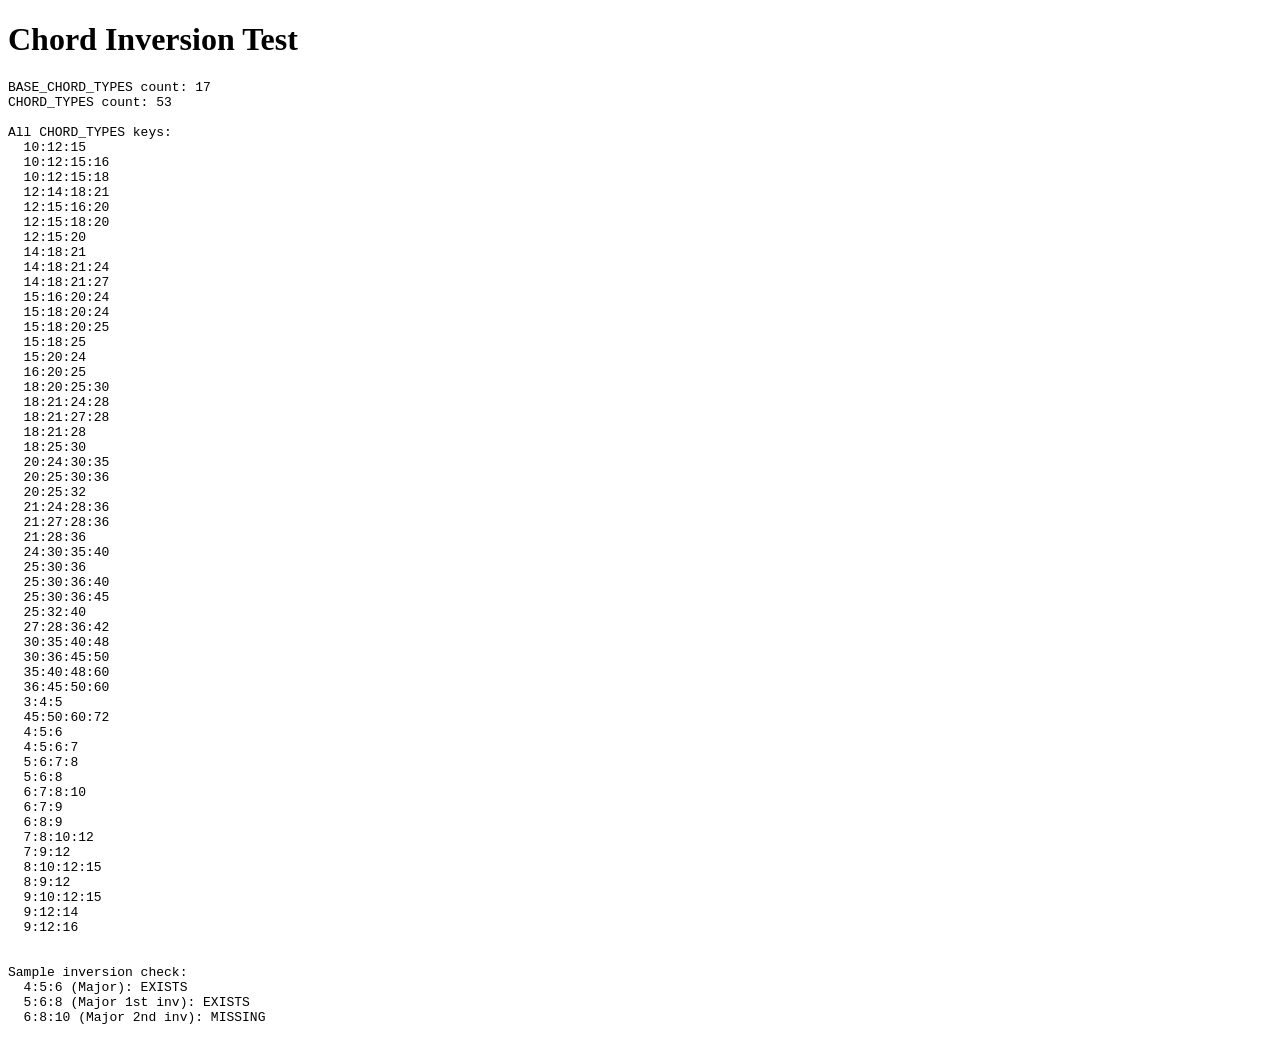
<file: test_chords.html>
<!DOCTYPE html>
<html>
<head>
    <title>Chord Inversion Test</title>
</head>
<body>
    <h1>Chord Inversion Test</h1>
    <pre id="output"></pre>

    <script src="data/chordTypes.js"></script>
    <script>
        const output = document.getElementById('output');
        let result = '';

        result += 'BASE_CHORD_TYPES count: ' + Object.keys(BASE_CHORD_TYPES).length + '\n';
        result += 'CHORD_TYPES count: ' + Object.keys(CHORD_TYPES).length + '\n\n';

        result += 'All CHORD_TYPES keys:\n';
        Object.keys(CHORD_TYPES).sort().forEach(k => {
            result += '  ' + k + '\n';
        });

        result += '\n\nSample inversion check:\n';
        result += '  4:5:6 (Major): ' + (CHORD_TYPES['4:5:6'] ? 'EXISTS' : 'MISSING') + '\n';
        result += '  5:6:8 (Major 1st inv): ' + (CHORD_TYPES['5:6:8'] ? 'EXISTS' : 'MISSING') + '\n';
        result += '  6:8:10 (Major 2nd inv): ' + (CHORD_TYPES['6:8:10'] ? 'EXISTS' : 'MISSING') + '\n';

        output.textContent = result;
    </script>
</body>
</html>
</file>
<file: style.css>
* {
    margin: 0;
    padding: 0;
    box-sizing: border-box;
}

body {
    font-family: 'Segoe UI', Tahoma, Geneva, Verdana, sans-serif;
    background: linear-gradient(135deg, #667eea 0%, #764ba2 100%);
    min-height: 100vh;
    display: flex;
    justify-content: center;
    align-items: center;
    padding: 20px;
}

.container {
    width: 100%;
    max-width: 1200px;
}

h1 {
    text-align: center;
    color: white;
    font-size: 2.8em;
    margin-bottom: 35px;
    text-shadow: 0 4px 12px rgba(0, 0, 0, 0.3);
    font-weight: 800;
    letter-spacing: 1px;
    animation: fadeInDown 0.6s ease-out;
}

@keyframes fadeInDown {
    from {
        opacity: 0;
        transform: translateY(-20px);
    }
    to {
        opacity: 1;
        transform: translateY(0);
    }
}

.panel {
    background: white;
    border-radius: 20px;
    padding: 35px;
    box-shadow: 0 20px 60px rgba(0, 0, 0, 0.3);
    animation: fadeIn 0.5s ease-out;
}

@keyframes fadeIn {
    from {
        opacity: 0;
        transform: scale(0.95);
    }
    to {
        opacity: 1;
        transform: scale(1);
    }
}

h2 {
    color: #2d3748;
    margin-bottom: 25px;
    font-size: 2em;
    font-weight: 700;
    background: linear-gradient(135deg, #667eea, #764ba2);
    -webkit-background-clip: text;
    -webkit-text-fill-color: transparent;
    background-clip: text;
}

.panel-header {
    display: flex;
    justify-content: space-between;
    align-items: center;
    margin-bottom: 25px;
}

.panel-header h2 {
    margin-bottom: 0;
}

.header-buttons {
    display: flex;
    gap: 12px;
    align-items: center;
}

#mapping-config-btn {
    padding: 10px 24px;
    background: white;
    color: #667eea;
    border: 2px solid #667eea;
    border-radius: 8px;
    font-size: 0.95em;
    font-weight: 600;
    cursor: pointer;
    transition: all 0.3s ease;
    box-shadow: 0 2px 8px rgba(102,126,234,0.2);
}

#mapping-config-btn:hover {
    background: rgba(102,126,234,0.1);
    border-color: #5a67d8;
    color: #5a67d8;
    transform: translateY(-2px);
    box-shadow: 0 4px 12px rgba(102,126,234,0.3);
}

.help-btn {
    width: 36px;
    height: 36px;
    border-radius: 50%;
    background: linear-gradient(135deg, #667eea, #764ba2);
    color: white;
    border: none;
    font-size: 1.4em;
    font-weight: 700;
    cursor: pointer;
    transition: all 0.3s ease;
    box-shadow: 0 2px 8px rgba(102,126,234,0.3);
    display: flex;
    align-items: center;
    justify-content: center;
}

.help-btn:hover {
    transform: scale(1.1);
    box-shadow: 0 4px 12px rgba(102,126,234,0.5);
}


/* Help Modal */
.help-modal {
    position: fixed;
    top: 0;
    left: 0;
    width: 100%;
    height: 100%;
    background: rgba(0, 0, 0, 0.6);
    z-index: 1000;
    display: flex;
    align-items: center;
    justify-content: center;
    padding: 20px;
}

.help-modal-content {
    background: white;
    border-radius: 16px;
    max-width: 700px;
    max-height: 90vh;
    overflow-y: auto;
    box-shadow: 0 20px 60px rgba(0, 0, 0, 0.3);
}

.help-modal-header {
    display: flex;
    justify-content: space-between;
    align-items: center;
    padding: 24px 30px;
    border-bottom: 2px solid rgba(102,126,234,0.2);
    background: linear-gradient(135deg, rgba(102,126,234,0.1) 0%, rgba(118,75,162,0.1) 100%);
}

.help-modal-header h3 {
    margin: 0;
    font-size: 1.8em;
    background: linear-gradient(135deg, #667eea, #764ba2);
    -webkit-background-clip: text;
    -webkit-text-fill-color: transparent;
    background-clip: text;
}

.close-help-btn {
    width: 32px;
    height: 32px;
    border-radius: 50%;
    background: transparent;
    border: 2px solid #667eea;
    color: #667eea;
    font-size: 1.5em;
    cursor: pointer;
    transition: all 0.2s ease;
    display: flex;
    align-items: center;
    justify-content: center;
    line-height: 1;
    padding: 0;
}

.close-help-btn:hover {
    background: #667eea;
    color: white;
    transform: rotate(90deg);
}

.help-modal-body {
    padding: 30px;
}

.help-section {
    margin-bottom: 28px;
}

.help-section h4 {
    margin: 0 0 12px 0;
    font-size: 1.2em;
    color: #2d3748;
    font-weight: 700;
}

.help-section p {
    margin: 8px 0;
    color: #4a5568;
    line-height: 1.6;
}

.help-section ul {
    margin: 10px 0;
    padding-left: 24px;
    color: #4a5568;
}

.help-section li {
    margin: 8px 0;
    line-height: 1.6;
}

.help-section strong {
    color: #2d3748;
    font-weight: 600;
}

/* Mapping Panel */
.settings-section {
    margin-bottom: 25px;
}

h3 {
    color: #555;
    margin-bottom: 15px;
    font-size: 1.3em;
    font-weight: 600;
}

.mapping-grid {
    display: grid;
    grid-template-columns: 1fr 1fr;
    gap: 30px;
    margin-top: 20px;
}

.mapping-column h4 {
    color: #667eea;
    margin-bottom: 15px;
    font-size: 1.1em;
}

.mapping-item {
    margin-bottom: 12px;
}

.mapping-item label {
    display: flex;
    align-items: center;
    gap: 10px;
    color: #555;
    font-size: 0.95em;
}

.key-display {
    display: inline-block;
    min-width: 24px;
    padding: 4px 8px;
    background: linear-gradient(135deg, #667eea, #764ba2);
    color: white;
    border-radius: 4px;
    text-align: center;
    font-weight: 600;
    font-family: monospace;
}

.ratio-input {
    padding: 6px 10px;
    border: 2px solid #e0e0e0;
    border-radius: 6px;
    font-size: 0.95em;
    transition: border-color 0.3s ease;
    width: 100px;
}

.ratio-input:focus {
    outline: none;
    border-color: #667eea;
}

.key-input {
    width: 50px;
    text-align: center;
    font-family: 'Courier New', monospace;
    font-weight: 600;
    text-transform: lowercase;
}

.key-capture-btn {
    width: 80px;
    padding: 6px 10px;
    font-family: 'Courier New', monospace;
    font-weight: 600;
    font-size: 0.95em;
    text-align: center;
    border: 2px solid #ccc;
    border-radius: 6px;
    background: #f8f9fa;
    cursor: pointer;
}

.key-capture-btn.listening {
    border-color: #667eea;
    background: #eef0ff;
    color: #667eea;
}

.mapping-actions {
    display: flex;
    gap: 15px;
    margin-top: 25px;
}

/* Buttons */
.btn-primary, .btn-secondary {
    padding: 12px 28px;
    border: none;
    border-radius: 8px;
    font-size: 1em;
    font-weight: 600;
    cursor: pointer;
    transition: all 0.3s ease;
}

.btn-primary {
    background: linear-gradient(135deg, #667eea, #764ba2);
    color: white;
    box-shadow: 0 4px 15px rgba(102, 126, 234, 0.3);
}

.btn-primary:hover {
    transform: translateY(-2px);
    box-shadow: 0 6px 20px rgba(102, 126, 234, 0.4);
}

.btn-secondary {
    background: white;
    color: #667eea;
    border: 2px solid #667eea;
}

.btn-secondary:hover {
    background: rgba(102, 126, 234, 0.1);
}

/* Game Panel */
.game-panel-header {
    display: flex;
    justify-content: space-between;
    align-items: center;
    margin-bottom: 15px;
}

.game-panel-header .header-buttons {
    display: flex;
    gap: 12px;
    align-items: center;
}

.score-display {
    display: flex;
    justify-content: space-around;
    margin-bottom: 25px;
    padding: 15px;
    background: #f8f9fa;
    border-radius: 12px;
}

.score-item {
    text-align: center;
}

.score-label {
    display: block;
    color: #666;
    font-size: 0.9em;
    margin-bottom: 5px;
}

.score-item span:last-child {
    display: block;
    color: #333;
    font-size: 1.3em;
    font-weight: 700;
}

/* Game Interval Progress */
.game-interval-progress {
    background: #f8f9fa;
    padding: 20px;
    border-radius: 12px;
    margin-bottom: 25px;
}

.game-interval-progress h3 {
    margin-bottom: 15px;
    color: #667eea;
}

.game-progress-stats {
    display: grid;
    grid-template-columns: repeat(auto-fill, minmax(150px, 1fr));
    gap: 10px;
    max-height: calc(4 * (10px + 10px + 1.1em + 4px + 0.9em * 2 + 2px * 2 + 0.8em + 2px + 20px));
    overflow-y: auto;
    overflow-x: hidden;
}

.game-stat-item {
    padding: 10px;
    background: white;
    border-radius: 8px;
    border-left: 4px solid #667eea;
    font-size: 0.85em;
    cursor: pointer;
    user-select: none;
    transition: opacity 0.2s ease, background 0.2s ease;
}

.game-stat-item:hover {
    opacity: 0.85;
}

.game-stat-item.mastered {
    border-left-color: #10b981;
    background: #f0fdf4;
}

.game-stat-item.disabled {
    opacity: 0.4;
    border-left-color: #ccc;
    background: #f0f0f0;
}

.game-stat-item.disabled .game-stat-interval,
.game-stat-item.disabled .game-stat-info,
.game-stat-item.disabled .game-stat-details {
    color: #aaa;
}

.game-stat-item.disabled .game-stat-badge {
    color: #aaa;
}

.game-stat-item.current {
    border-left-color: #f59e0b;
    background: #fffbeb;
    box-shadow: 0 0 0 2px #fbbf24;
}

.game-stat-interval {
    font-size: 1.1em;
    font-weight: 700;
    color: #333;
    margin-bottom: 4px;
}

.game-stat-info {
    display: flex;
    flex-direction: column;
    gap: 2px;
    font-size: 0.9em;
    color: #666;
}

.game-stat-badge {
    font-size: 0.8em;
    font-weight: 600;
    margin-top: 2px;
}

.game-stat-badge.mastered {
    color: #10b981;
}

.game-stat-badge.learning {
    color: #f59e0b;
}

.game-stat-details {
    display: flex;
    flex-direction: column;
    gap: 2px;
    font-size: 0.85em;
    color: #666;
    margin-bottom: 4px;
}

.game-stat-cents {
    font-weight: 600;
    color: #667eea;
}

.game-stat-name {
    font-style: italic;
    color: #888;
    font-size: 0.95em;
}

/* Keyboard Legend */
.keyboard-legend {
    background: #f8f9fa;
    padding: 20px;
    border-radius: 12px;
    margin-bottom: 25px;
}

.keyboard-legend h3 {
    margin-bottom: 15px;
    color: #667eea;
}

.legend-grid {
    display: grid;
    grid-template-columns: repeat(10, 1fr);
    gap: 8px;
}

.legend-item {
    display: flex;
    flex-direction: column;
    align-items: center;
    gap: 6px;
    padding: 10px 6px;
    background: white;
    border-radius: 6px;
    font-size: 0.9em;
}

.legend-key {
    display: inline-block;
    min-width: 32px;
    padding: 6px 10px;
    background: #e5e7eb;
    color: #374151;
    border: 2px solid #d1d5db;
    border-radius: 6px;
    text-align: center;
    font-weight: 600;
    font-family: 'Courier New', monospace;
    font-size: 1em;
    box-shadow: 0 2px 0 #d1d5db, 0 3px 3px rgba(0,0,0,0.1);
}

.legend-ratio {
    color: #333;
    font-weight: 600;
    font-size: 0.85em;
}

.legend-submit-row {
    grid-column: 1 / -1;
    flex-direction: row;
    gap: 10px;
    justify-content: center;
    padding-top: 4px;
    border-top: 1px solid #e0e0e0;
    margin-top: 2px;
}

.legend-submit-row .legend-ratio {
    font-size: 0.85em;
    color: #666;
    font-weight: 500;
}

/* Interval Display */
.interval-display {
    text-align: center;
    margin-bottom: 30px;
}

.interval-label {
    color: #666;
    font-size: 1.1em;
    margin-bottom: 10px;
}

.interval-value {
    font-size: 3em;
    font-weight: 700;
    color: #2d3748;
}

.fraction {
    display: inline-flex;
    flex-direction: column;
    align-items: center;
    vertical-align: middle;
}

.numerator {
    border-bottom: 2px solid #333;
    padding-bottom: 2px;
    margin-bottom: 2px;
}

.denominator {
    padding-top: 2px;
}

.cents-display {
    font-size: 0.5em;
    color: #666;
    font-weight: 400;
    margin-bottom: 10px;
}

.interval-name {
    font-size: 0.4em;
    color: #999;
    font-weight: 400;
    margin-top: 10px;
    font-style: italic;
}

/* Composition Display */
.composition-display {
    text-align: center;
    margin-bottom: 25px;
    padding: 20px;
    background: #f8f9fa;
    border-radius: 12px;
    min-height: 80px;
    display: flex;
    align-items: center;
    justify-content: center;
}

.composition-value {
    font-size: 1.5em;
    font-weight: 600;
    color: #333;
}

/* Feedback */
.feedback {
    text-align: center;
    padding: 15px;
    border-radius: 8px;
    margin-bottom: 20px;
    font-size: 1.1em;
    font-weight: 600;
    min-height: 50px;
}

.feedback.correct {
    background: #d4edda;
    color: #155724;
    border: 2px solid #c3e6cb;
}

/* Game Controls */
.game-controls {
    display: flex;
    gap: 15px;
    justify-content: center;
}

/* Mode Selector */
.mode-selector {
    margin-bottom: 25px;
    padding: 15px;
    background: #f8f9fa;
    border-radius: 8px;
}

.mode-selector label {
    display: flex;
    align-items: center;
    gap: 8px;
    color: #555;
}

.mode-selector h4 {
    margin: 0 0 12px 0;
    color: #667eea;
    font-size: 1.1em;
}

.sound-settings-grid {
    display: grid;
    grid-template-columns: repeat(auto-fit, minmax(250px, 1fr));
    gap: 12px;
}

.sound-settings-grid label {
    display: flex;
    align-items: center;
    gap: 8px;
}

.small-number-input {
    width: 60px;
    padding: 4px 8px;
    border: 2px solid #e0e0e0;
    border-radius: 4px;
    font-size: 0.95em;
}

.small-number-input:focus {
    outline: none;
    border-color: #667eea;
}

/* Chord Levels Grid */
.chord-levels-grid {
    display: grid;
    grid-template-columns: repeat(auto-fill, minmax(280px, 1fr));
    gap: 20px;
    margin-top: 25px;
}

.chord-level-pair {
    display: flex;
    flex-direction: column;
    gap: 12px;
}

.chord-level-card {
    background: linear-gradient(135deg, #667eea 0%, #764ba2 100%);
    border: none;
    border-radius: 12px;
    padding: 20px;
    cursor: pointer;
    transition: all 0.3s ease;
    box-shadow: 0 4px 15px rgba(102, 126, 234, 0.3);
    text-align: left;
}

.chord-level-card:hover {
    transform: translateY(-5px);
    box-shadow: 0 8px 25px rgba(102, 126, 234, 0.5);
}

.chord-level-info {
    display: flex;
    flex-direction: column;
    gap: 8px;
}

.chord-level-num {
    color: white;
    font-size: 1.5em;
    font-weight: 700;
}

.chord-level-desc {
    color: rgba(255, 255, 255, 0.9);
    font-size: 0.95em;
}

.chord-intervals {
    font-size: 0.8em;
    color: #666;
    margin-top: 10px;
}

/* Adaptive Mode */
.adaptive-mode-section {
    margin: 25px 0;
    padding: 20px;
    background: linear-gradient(135deg, rgba(102, 126, 234, 0.1), rgba(118, 75, 162, 0.1));
    border-radius: 12px;
    border: 2px solid rgba(102, 126, 234, 0.3);
}

.adaptive-level-display {
    margin-bottom: 25px;
    padding: 20px;
    background: linear-gradient(135deg, #10b981 0%, #059669 100%);
    border-radius: 12px;
    text-align: center;
    box-shadow: 0 4px 15px rgba(16, 185, 129, 0.3);
}

.adaptive-level-display h3 {
    color: white;
    font-size: 1.8em;
    margin: 0;
    font-weight: 700;
}

.adaptive-level-display #adaptive-level-number {
    font-size: 1.3em;
    color: #fef08a;
    text-shadow: 0 2px 8px rgba(0, 0, 0, 0.3);
}

.level-description {
    color: rgba(255, 255, 255, 0.9);
    margin: 8px 0 0 0;
    font-size: 0.9em;
}

.adaptive-level-indicator {
    display: flex;
    align-items: center;
    justify-content: center;
    padding: 8px 20px;
    background: linear-gradient(135deg, #10b981 0%, #059669 100%);
    border-radius: 20px;
    color: white;
    font-weight: 700;
    font-size: 1.1em;
    box-shadow: 0 2px 8px rgba(16, 185, 129, 0.3);
}

.adaptive-level-indicator #game-level-number {
    margin-left: 8px;
    font-size: 1.2em;
    color: #fef08a;
}

.adaptive-mode-button {
    width: 100%;
    padding: 15px 30px;
    background: linear-gradient(135deg, #10b981 0%, #059669 100%);
    color: white;
    border: none;
    border-radius: 10px;
    font-size: 1.2em;
    font-weight: 700;
    cursor: pointer;
    transition: all 0.3s ease;
    box-shadow: 0 4px 15px rgba(16, 185, 129, 0.3);
}

.adaptive-mode-button:hover {
    transform: translateY(-3px);
    box-shadow: 0 6px 20px rgba(16, 185, 129, 0.5);
}

.adaptive-description {
    margin: 10px 0 0 0;
    color: #555;
    font-size: 0.95em;
    text-align: center;
}

.adaptive-settings {
    margin-bottom: 25px;
    padding: 20px;
    background: #f8f9fa;
    border-radius: 12px;
}

.setting-row {
    margin-bottom: 15px;
}

.setting-row:last-child {
    margin-bottom: 0;
}

.setting-row label {
    display: flex;
    align-items: center;
    gap: 10px;
    color: #555;
    font-size: 0.95em;
}

.adaptive-progress {
    margin-bottom: 25px;
}

.adaptive-stats {
    padding: 15px;
    background: #f8f9fa;
    border-radius: 8px;
    min-height: 100px;
}

.stats-grid {
    display: grid;
    grid-template-columns: repeat(auto-fill, minmax(200px, 1fr));
    gap: 12px;
    margin-bottom: 15px;
}

.stat-item {
    padding: 12px;
    background: white;
    border-radius: 8px;
    border-left: 4px solid #667eea;
    cursor: pointer;
    user-select: none;
    transition: opacity 0.2s ease, background 0.2s ease;
}

.stat-item:hover {
    opacity: 0.85;
}

.stat-item.mastered {
    border-left-color: #10b981;
    background: #f0fdf4;
}

.stat-item.disabled {
    opacity: 0.4;
    border-left-color: #ccc;
    background: #f0f0f0;
}

.stat-item.disabled .stat-interval,
.stat-item.disabled .stat-info {
    color: #aaa;
}

.stat-item.disabled .mastered-badge {
    color: #aaa;
}

.stat-interval {
    font-size: 1.2em;
    font-weight: 700;
    color: #333;
    margin-bottom: 8px;
}

.stat-info {
    display: flex;
    flex-direction: column;
    gap: 4px;
    font-size: 0.85em;
    color: #666;
}

.mastered-badge {
    color: #10b981;
    font-weight: 600;
}

.progress-text {
    text-align: center;
    color: #667eea;
    font-weight: 600;
    margin: 10px 0 0 0;
}

.large-btn {
    padding: 15px 40px;
    font-size: 1.1em;
    margin-right: 10px;
}

.adaptive-actions {
    display: flex;
    gap: 15px;
    margin-bottom: 30px;
}

.adaptive-resume-section {
    margin-top: 30px;
    padding: 20px;
    background: #fff9e6;
    border-radius: 12px;
    border: 2px dashed #fbbf24;
}

.adaptive-resume-section h3 {
    color: #92400e;
    margin-bottom: 10px;
    font-size: 1.2em;
}

.resume-description {
    color: #78350f;
    margin: 0 0 15px 0;
    font-size: 0.95em;
}

.resume-input-group {
    display: flex;
    align-items: center;
    gap: 15px;
}

.resume-input-group label {
    display: flex;
    align-items: center;
    gap: 10px;
    color: #78350f;
    font-weight: 600;
}

/* Responsive */
@media (max-width: 768px) {
    h1 {
        font-size: 2em;
    }

    .mapping-grid {
        grid-template-columns: 1fr;
    }

    .legend-grid {
        grid-template-columns: repeat(5, 1fr);
        gap: 6px;
    }

    .legend-item {
        padding: 8px 4px;
    }

    .legend-key {
        min-width: 28px;
        padding: 4px 6px;
        font-size: 0.9em;
    }

    .legend-ratio {
        font-size: 0.75em;
    }

    .interval-value {
        font-size: 2.5em;
    }

    .composition-value {
        font-size: 1.2em;
    }

    .chord-levels-grid {
        grid-template-columns: 1fr;
    }

    .stats-grid {
        grid-template-columns: 1fr;
    }

    .adaptive-actions {
        flex-direction: column;
    }

    .resume-input-group {
        flex-direction: column;
        align-items: stretch;
    }

    .game-progress-stats {
        grid-template-columns: repeat(auto-fill, minmax(120px, 1fr));
        gap: 8px;
    }

    .game-stat-item {
        padding: 8px;
        font-size: 0.8em;
    }

    .game-stat-interval {
        font-size: 1em;
    }

    .game-stat-info {
        font-size: 0.85em;
    }
}

/* Wiggle animation for chord intervals */
@keyframes wiggle {
    0%, 100% { transform: rotate(0deg); }
    10% { transform: rotate(-5deg); }
    20% { transform: rotate(5deg); }
    30% { transform: rotate(-5deg); }
    40% { transform: rotate(5deg); }
    50% { transform: rotate(-3deg); }
    60% { transform: rotate(3deg); }
    70% { transform: rotate(-2deg); }
    80% { transform: rotate(2deg); }
    90% { transform: rotate(0deg); }
}

.chord-interval.wiggle {
    animation: wiggle 0.6s ease-in-out;
    display: inline-block;
}

.chord-interval {
    display: inline-block;
    transition: color 0.3s ease, font-weight 0.3s ease;
}

/* Chord starting position styling */
.starting-position {
    font-size: 0.65em;
    color: #667eea;
    margin-top: 5px;
    margin-bottom: 5px;
    font-weight: 500;
}
.starting-position strong {
    font-weight: 700;
    color: #764ba2;
}

/* Chord harmonic notation styling */
.chord-harmonic-notation {
    font-size: 0.7em;
    color: #999;
    margin-top: 5px;
    margin-bottom: 10px;
    font-weight: 400;
}


/* Piano Roll Visualization */
.piano-roll-container {
    margin: 15px auto 10px;
    text-align: center;
    display: flex;
    justify-content: center;
    align-items: center;
    min-height: 90px;
}

.piano-roll-container svg {
    filter: drop-shadow(0 2px 4px rgba(0, 0, 0, 0.1));
}

.piano-key {
    transition: fill 0.3s ease;
}

.root-arrow {
    filter: drop-shadow(0 1px 2px rgba(0, 0, 0, 0.3));
}

/* Grid Movement Game Styles */
.grid-container {
    display: grid;
    gap: 2px;
    background-color: #34495e;
    padding: 10px;
    border-radius: 8px;
    margin: 20px auto;
    max-width: 600px;
    box-shadow: 0 4px 6px rgba(0, 0, 0, 0.1);
    outline: none;
}

.grid-cell {
    aspect-ratio: 1;
    background-color: #ecf0f1;
    border-radius: 4px;
    display: flex;
    align-items: center;
    justify-content: center;
    font-size: 1.5em;
    font-weight: bold;
    transition: all 0.2s ease;
    min-height: 30px;
}

.player-cell {
    background-color: transparent;
    border: 3px solid rgba(52, 152, 219, 0.9);
    box-shadow: 0 0 12px rgba(52, 152, 219, 0.8), 0 0 4px rgba(52, 152, 219, 0.5);
    border-radius: 4px;
    position: relative;
    z-index: 2;
}

.target-cell {
    background-color: #e74c3c;
    color: white;
    box-shadow: 0 0 10px rgba(231, 76, 60, 0.6);
    animation: pulse 1.5s ease-in-out infinite;
}

.target-cell-piano {
    padding: 2px;
    overflow: hidden;
}

@keyframes pulse {
    0%, 100% {
        transform: scale(1);
        opacity: 1;
    }
    50% {
        transform: scale(1.1);
        opacity: 0.8;
    }
}

.grid-controls-info {
    text-align: center;
    margin: 20px auto;
    padding: 15px;
    background-color: #ecf0f1;
    border-radius: 8px;
    max-width: 500px;
}

.grid-controls-info h3 {
    margin-top: 0;
    color: #2c3e50;
}

.grid-controls-info p {
    margin: 8px 0;
    font-size: 1.1em;
}

.grid-controls-info strong {
    font-family: 'Courier New', monospace;
    background-color: #34495e;
    color: white;
    padding: 2px 8px;
    border-radius: 4px;
}

/* Chord + Grid Combined Mode */
.chord-grid-phase-indicator {
    padding: 8px 20px;
    border-radius: 20px;
    font-weight: 700;
    font-size: 1.1em;
    transition: all 0.3s ease;
}

.chord-grid-phase-indicator.grid-phase {
    background: linear-gradient(135deg, #3498db, #2980b9);
    color: white;
    box-shadow: 0 2px 8px rgba(52, 152, 219, 0.3);
}

.chord-grid-phase-indicator.chord-phase {
    background: linear-gradient(135deg, #764ba2, #667eea);
    color: white;
    box-shadow: 0 2px 8px rgba(118, 75, 162, 0.3);
}

.chord-grid-chord-display {
    text-align: center;
    padding: 15px;
    background: #f8f9fa;
    border-radius: 12px;
    margin-bottom: 15px;
}

.chord-grid-chord-label {
    font-size: 0.9em;
    color: #666;
    margin-bottom: 5px;
    font-weight: 600;
}

.chord-grid-chord-name {
    font-size: 1.8em;
    font-weight: 700;
    background: linear-gradient(135deg, #667eea, #764ba2);
    -webkit-background-clip: text;
    -webkit-text-fill-color: transparent;
    background-clip: text;
}

.grid-container.chord-phase-dimmed {
    pointer-events: none;
}

.grid-cell.cell-dimmed {
    opacity: 0.25;
    transition: opacity 0.3s ease;
}

.grid-cell.target-cell:not(.cell-dimmed),
.grid-cell.player-cell:not(.cell-dimmed) {
    transition: opacity 0.3s ease;
}

/* Chord Group Styles */
.chord-group {
    display: flex;
    flex-direction: column;
}

.group-header {
    position: relative;
}

.group-header .stat-item,
.group-header .game-stat-item {
    display: flex;
    flex-wrap: wrap;
    align-items: flex-start;
    gap: 6px;
}

.group-header-label {
    display: flex;
    align-items: center;
    gap: 6px;
    padding: 8px 12px;
    font-weight: 700;
    color: #333;
}

.chord-group-toggle {
    cursor: pointer;
    user-select: none;
    font-size: 0.75em;
    color: #667eea;
    width: 16px;
    flex-shrink: 0;
    padding: 2px 0;
    line-height: 1.2em;
    transition: color 0.2s ease;
}

.chord-group-toggle:hover {
    color: #764ba2;
}

.chord-group-children {
    display: flex;
    flex-direction: column;
    gap: 6px;
    padding-left: 20px;
    margin-top: 6px;
}

.chord-group-children.collapsed {
    display: none;
}

.child-stat-item {
    font-size: 0.9em;
    padding: 8px 10px;
}

.child-game-stat-item {
    font-size: 0.8em;
    padding: 6px 8px;
}

/* Level Detail Panel (clickable level display) */
.level-toggle-arrow {
    font-size: 0.6em;
    margin-left: 6px;
    display: inline-block;
    transition: transform 0.3s;
}

.level-toggle-arrow.expanded {
    transform: rotate(90deg);
}

.level-detail-panel {
    background: #f0fdf4;
    border: 2px solid rgba(16, 185, 129, 0.3);
    border-radius: 0 0 12px 12px;
    padding: 15px 20px;
    max-height: 400px;
    overflow-y: auto;
}

.base-chord-group {
    margin-bottom: 12px;
    padding: 8px 12px;
    background: white;
    border-radius: 8px;
    border-left: 4px solid #10b981;
}

.base-chord-name {
    font-weight: 700;
    color: #333;
}

.base-chord-variants {
    font-size: 0.85em;
    color: #666;
    padding-left: 20px;
}

.base-chord-variants li {
    margin: 2px 0;
}


/* ===== ONSLAUGHT MODE ===== */

.onslaught-hud {
    display: flex;
    gap: 24px;
    align-items: center;
    font-size: 1.1em;
}

.onslaught-spawn-hud strong {
    color: #e67e22;
    transition: color 0.3s;
}

/* ===== ONSLAUGHT LEVEL CARDS ===== */

.onslaught-level-section {
    margin-bottom: 8px;
}

.onslaught-level-section h3 {
    margin-bottom: 12px;
    color: #333;
    font-size: 1.05em;
    text-transform: uppercase;
    letter-spacing: 0.5px;
}

.onslaught-level-cards {
    display: grid;
    grid-template-columns: repeat(auto-fill, minmax(200px, 1fr));
    gap: 12px;
    margin-bottom: 16px;
}

.onslaught-level-card {
    border: 2px solid #ddd;
    border-radius: 12px;
    padding: 14px 16px;
    cursor: pointer;
    background: #f8f9fa;
    transition: border-color 0.15s, background 0.15s, transform 0.1s, box-shadow 0.15s;
    user-select: none;
}

.onslaught-level-card:hover {
    border-color: #667eea;
    background: #f0f2ff;
    transform: translateY(-2px);
    box-shadow: 0 4px 14px rgba(102, 126, 234, 0.2);
}

.onslaught-level-card.selected {
    border-color: #667eea;
    background: linear-gradient(135deg, #f0f2ff 0%, #e8ebff 100%);
    box-shadow: 0 4px 18px rgba(102, 126, 234, 0.3);
}

.onslaught-level-card-custom {
    border-style: dashed;
    background: #fdfcff;
}

.onslaught-level-card-custom.selected {
    border-color: #9b59b6;
    background: linear-gradient(135deg, #f9f0ff 0%, #f1e6ff 100%);
    box-shadow: 0 4px 18px rgba(155, 89, 182, 0.25);
}

.level-card-header {
    display: flex;
    align-items: baseline;
    gap: 8px;
    margin-bottom: 6px;
}

.level-card-number {
    font-size: 0.75em;
    font-weight: 700;
    color: #667eea;
    text-transform: uppercase;
    letter-spacing: 0.5px;
    white-space: nowrap;
}

.onslaught-level-card-custom .level-card-number {
    color: #9b59b6;
    font-size: 1em;
}

.level-card-title {
    font-size: 0.95em;
    font-weight: 700;
    color: #222;
}

.level-card-desc {
    font-size: 0.78em;
    color: #666;
    margin-bottom: 10px;
    line-height: 1.3;
}

.level-card-pills {
    display: flex;
    flex-wrap: wrap;
    gap: 4px;
}

.chord-pill {
    display: inline-block;
    padding: 2px 8px;
    border-radius: 20px;
    font-size: 0.72em;
    font-weight: 600;
    background: #e8ebff;
    color: #4a5aba;
    border: 1px solid #c5ccf0;
    white-space: nowrap;
}

.chord-pill-custom {
    background: #f0e6ff;
    color: #7b3fa0;
    border-color: #d4b8f0;
}

.chord-pill-clickable {
    cursor: pointer;
    transition: background 0.12s, border-color 0.12s;
}

.chord-pill-clickable:hover {
    background: #3a5aed;
    color: #fff;
    border-color: #3a5aed;
}

/* ===== CUSTOM LEVEL EDITOR ===== */

.onslaught-custom-editor {
    background: #fafafa;
    border: 1px solid #ddd;
    border-radius: 10px;
    padding: 16px;
    margin-top: 4px;
}

.custom-editor-hint {
    font-size: 0.82em;
    color: #555;
    margin-bottom: 10px;
    line-height: 1.5;
}

.custom-editor-hint code {
    background: #eee;
    padding: 1px 5px;
    border-radius: 4px;
    font-family: monospace;
    font-size: 0.95em;
}

.custom-chords-textarea {
    width: 100%;
    font-family: monospace;
    font-size: 0.9em;
    padding: 10px 12px;
    border: 1px solid #ccc;
    border-radius: 8px;
    resize: vertical;
    background: #fff;
    color: #222;
    line-height: 1.5;
}

.custom-chords-textarea:focus {
    outline: none;
    border-color: #9b59b6;
    box-shadow: 0 0 0 3px rgba(155, 89, 182, 0.15);
}

.custom-parse-status {
    margin-top: 8px;
    font-size: 0.82em;
    min-height: 1.2em;
    padding: 4px 0;
}

.custom-parse-status.parse-ok {
    color: #27ae60;
    font-weight: 600;
}

.custom-parse-status.parse-error {
    color: #c0392b;
}

/* ============================================================
   PIANO ROLL ONSLAUGHT MODE
   ============================================================ */

.pr-viewport {
    display: flex;
    height: 500px;
    background: #2b2b2b;
    border-radius: 8px;
    overflow: hidden;
    border: 1px solid #444;
}

.pr-zoom-sidebar {
    width: 12px;
    background: #3a3a3a;
    cursor: ns-resize;
    flex-shrink: 0;
    border-right: 1px solid #555;
}

.pr-zoom-sidebar:hover {
    background: #4a4a4a;
}

.pr-zoom-sidebar.pr-zoom-dragging {
    background: #5a5a5a;
}

.pr-sidebar {
    width: 50px;
    flex-shrink: 0;
    overflow: hidden;
    background: #2b2b2b;
    border-right: 1px solid #555;
}

.pr-sidebar-label {
    font-family: monospace;
    font-size: 10px;
    color: #888;
    display: flex;
    align-items: center;
    justify-content: center;
    border-bottom: 1px solid #333;
    overflow: hidden;
    white-space: nowrap;
}

.pr-sidebar-octave {
    color: #ddd;
    font-weight: bold;
    background: #3a3a3a;
}

.pr-wrapper {
    flex: 1;
    overflow: auto;
    position: relative;
}

.pr-grid {
    display: grid;
    min-width: 100%;
}

.pr-cell {
    background: #f8f8f8;
    border: 1px solid #ddd;
    position: relative;
    min-width: 40px;
}

.pr-beat-even {
    background: #f8f8f8;
}

.pr-beat-odd {
    background: #f0f0f0;
}

.pr-octave-row {
    border-bottom: 2px solid #999;
}

.pr-cell.pr-cursor {
    outline: 2px solid #4a90d9;
    outline-offset: -2px;
    box-shadow: inset 0 0 8px rgba(74, 144, 217, 0.4);
    z-index: 2;
}

.pr-cursor-label {
    position: absolute;
    bottom: 100%;
    left: 50%;
    transform: translateX(-50%);
    font-family: monospace;
    font-size: 10px;
    font-weight: bold;
    color: #fff;
    background: rgba(74, 144, 217, 0.85);
    padding: 1px 5px;
    border-radius: 3px;
    white-space: nowrap;
    pointer-events: none;
    z-index: 10;
}

.pr-ghost-note {
    position: absolute;
    inset: 2px;
    border: 2px dashed #4a90d9;
    background: rgba(74, 144, 217, 0.15);
    border-radius: 3px;
    pointer-events: none;
    display: flex;
    align-items: center;
    justify-content: center;
    font-family: monospace;
    font-size: 9px;
    font-weight: bold;
    overflow: hidden;
    text-overflow: ellipsis;
    white-space: nowrap;
}

.pr-placed-note {
    position: absolute;
    inset: 2px;
    background: #FFB74D;
    border-radius: 3px;
    pointer-events: none;
}

.pr-placed-note.pr-placed-correct {
    background: #81C784;
}

.pr-col-header {
    position: absolute;
    top: -2px;
    left: 0;
    right: 0;
    font-family: monospace;
    font-size: 10px;
    color: #4a90d9;
    text-align: center;
    white-space: nowrap;
    overflow: hidden;
    text-overflow: ellipsis;
    pointer-events: none;
    font-weight: bold;
    z-index: 3;
}

.pr-hud {
    display: flex;
    align-items: center;
    gap: 18px;
    flex-wrap: wrap;
    margin-bottom: 12px;
}

.pr-hud .score-label {
    font-size: 0.95em;
    color: #555;
}

.pr-hud .score-label strong {
    color: #222;
}

.pr-controls-ref {
    margin-top: 12px;
    font-size: 0.85em;
    color: #666;
    line-height: 1.6;
}

.pr-controls-ref strong {
    color: #333;
    background: #eee;
    padding: 1px 5px;
    border-radius: 3px;
    font-family: monospace;
}
</file>
